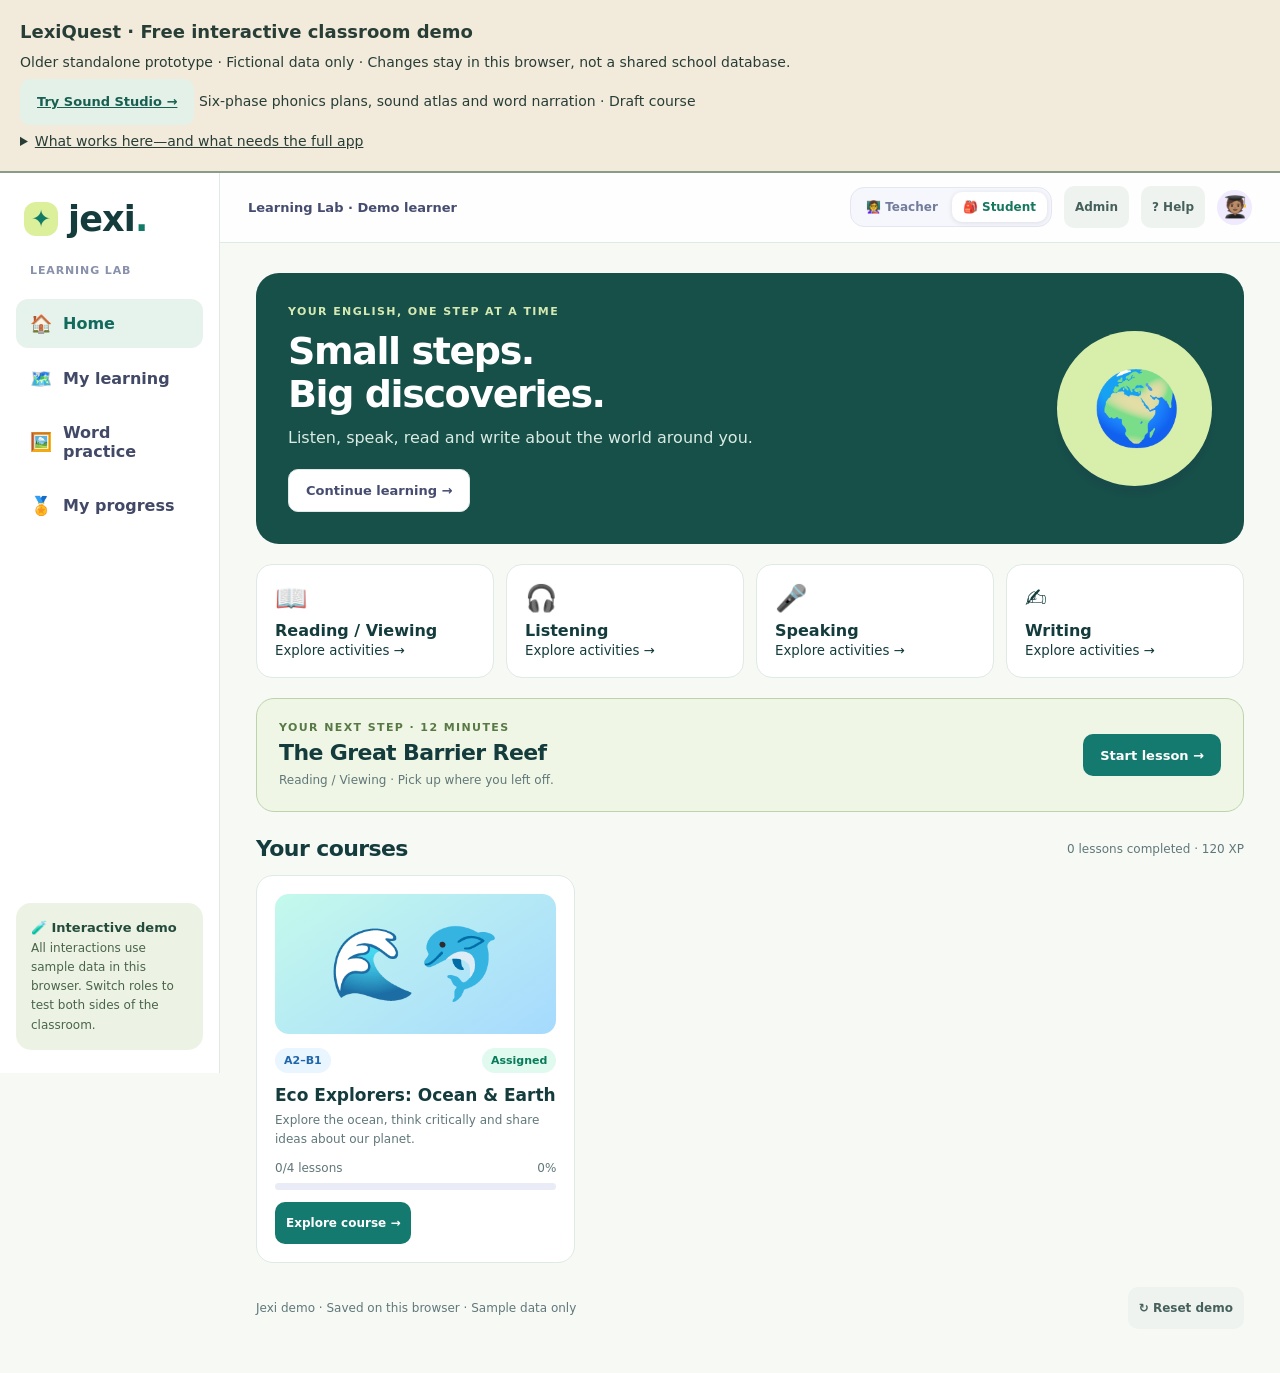
<file: index.html>
<!doctype html><html lang="en-AU"><head><meta charset="utf-8"><meta name="viewport" content="width=device-width,initial-scale=1"><title>LexiQuest · Free Classroom Demo</title><meta name="description" content="Explore a fictional LexiQuest classroom: create lessons, practise reading and review sample work. Browser-only educational prototype."><meta http-equiv="Content-Security-Policy" content="default-src 'self'; script-src 'self' 'unsafe-inline'; style-src 'self' 'unsafe-inline'; img-src 'self' data:; connect-src 'none'; object-src 'none'; base-uri 'none'; form-action 'none'"><meta name="referrer" content="no-referrer"><link rel="icon" href="data:,"><style>
:root{--ink:#161a42;--muted:#727898;--accent:#6854ed;--lav:#f1edff;--edge:#e8eaf5;--green:#17a67b;--card:#fff;--bg:#f6f8ff;--orange:#f4a640}*{box-sizing:border-box}body{font-family:Inter,ui-sans-serif,system-ui,-apple-system,Segoe UI,Arial,sans-serif;color:var(--ink);background:var(--bg);margin:0}button,input,select,textarea{font:inherit}button{cursor:pointer}button:focus-visible,input:focus-visible,textarea:focus-visible,select:focus-visible{outline:3px solid #9889ff;outline-offset:2px}h1,h2,h3,p{margin:0}h1{font-size:clamp(25px,3vw,36px);line-height:1.14;letter-spacing:-1.2px}h2{font-size:22px;letter-spacing:-.6px}h3{font-size:16px}p{line-height:1.53}.shell{max-width:1340px;min-height:680px;margin:0 auto;display:grid;grid-template-columns:225px minmax(0,1fr);background:#f8f9fe}.sidebar{background:white;border-right:1px solid var(--edge);padding:23px 16px;display:flex;flex-direction:column;gap:22px;min-height:700px}.brand{display:flex;align-items:center;gap:10px;padding:3px 8px}.brandlogo{width:34px;height:34px;display:grid;place-items:center;border-radius:12px;background:linear-gradient(145deg,#5f51fa,#a882ff);color:white;font-weight:900;font-size:24px}.brand strong{font-size:20px;letter-spacing:-.85px}.brand span{color:var(--accent)}.tag{font-size:11px;font-weight:800;letter-spacing:.08em;color:#8991ab;text-transform:uppercase;padding:0 14px}.nav{display:flex;flex-direction:column;gap:6px}.navbtn{width:100%;border:0;background:transparent;color:#424967;border-radius:12px;text-align:left;padding:12px 13px;font-weight:650;display:flex;align-items:center;gap:11px}.navbtn span{font-size:18px}.navbtn.active{background:var(--lav);color:#5444d9}.sidefoot{margin-top:auto;border-radius:15px;padding:15px;background:linear-gradient(160deg,#edf7ff,#eeeaff);font-size:12px;line-height:1.6;color:#595c84}.sidefoot strong{font-size:13px;color:#30346c}.main{min-width:0}.topbar{height:70px;background:#fff;border-bottom:1px solid var(--edge);display:flex;align-items:center;justify-content:space-between;gap:10px;padding:12px 28px}.topname{font-weight:700;color:#464c70}.rolezone{display:flex;align-items:center;gap:12px}.switch{display:flex;gap:3px;padding:4px;border:1px solid #e4e6f3;border-radius:14px;background:#f6f7fc}.switch button{border:0;background:transparent;border-radius:10px;padding:8px 11px;font-size:12px;font-weight:800;color:#727c9b}.switch button.on{background:white;box-shadow:0 1px 5px #20224f1f;color:var(--accent)}.avatar{background:#efeafd;border-radius:50%;width:35px;height:35px;display:grid;place-items:center;font-size:21px}.content{padding:25px 28px 42px}.sub{color:var(--muted);font-size:13px;margin-top:7px}.sectionhead{display:flex;justify-content:space-between;align-items:center;gap:10px;margin:24px 0 14px}.pill{display:inline-flex;gap:5px;align-items:center;font-size:11px;font-weight:850;border-radius:999px;padding:6px 9px;background:#f0edff;color:#5e4fdb}.pill.green{background:#e1faef;color:#087b59}.pill.orange{background:#fff2d6;color:#9b640c}.pill.blue{background:#e9f5ff;color:#2166aa}.btn{border:0;border-radius:12px;background:var(--accent);color:white;font-weight:800;padding:12px 16px;font-size:13px;display:inline-flex;gap:7px;align-items:center;justify-content:center}.btn.secondary{color:#534ac6;background:#ebe8ff}.btn.ghost{color:#595c87;background:#f0f2fa}.btn.plain{background:white;color:#464c70;border:1px solid var(--edge)}.btn.green{background:#16ad82}.btn.small{padding:9px 11px;font-size:12px;border-radius:10px}.btn:disabled{opacity:.5;cursor:not-allowed}.actions{display:flex;align-items:center;gap:7px;flex-wrap:wrap}.grid{display:grid;grid-template-columns:repeat(3,minmax(0,1fr));gap:15px}.grid.two{grid-template-columns:repeat(2,minmax(0,1fr))}.card{background:white;border:1px solid var(--edge);border-radius:20px;padding:18px;box-shadow:0 6px 16px #19245707}.hero{display:grid;grid-template-columns:1fr auto;gap:16px;align-items:center;overflow:hidden;min-height:193px;padding:26px 30px;border-radius:22px;background:linear-gradient(110deg,#5446cd,#6a68fa 56%,#8c9fff);color:white;position:relative}.hero h1{max-width:520px}.hero p{color:#e9eaff;margin:10px 0 18px;max-width:480px}.hero.art{background:linear-gradient(105deg,#075e80,#2379ae 60%,#70c2d5)}.hero .scene{font-size:80px;letter-spacing:-17px;filter:drop-shadow(0 8px 2px #2023531a);padding-right:13px}.metrics{display:grid;grid-template-columns:repeat(4,minmax(0,1fr));gap:12px;margin-top:15px}.metric{padding:16px;background:white;border:1px solid var(--edge);border-radius:17px}.metric strong{display:block;font-size:24px;letter-spacing:-.8px;margin-top:8px}.metric small{font-size:12px;color:var(--muted)}.c-visual{height:122px;border-radius:14px;display:flex;justify-content:center;align-items:center;font-size:70px;gap:4px;margin-bottom:14px;overflow:hidden}.c-visual.marine{background:linear-gradient(145deg,#c4f9ec,#a6dafe)}.c-visual.city{background:linear-gradient(145deg,#ffe7bf,#fdd3e2)}.c-visual.space{background:linear-gradient(145deg,#cbd2ff,#e1c4f5)}.c-visual.jungle{background:linear-gradient(145deg,#cbf6c8,#acf1f6)}.course-card h3{font-size:17px}.course-card p{font-size:12px;color:var(--muted);margin:6px 0 13px;min-height:36px}.bar{height:7px;border-radius:9px;background:#e9ebf7;overflow:hidden}.bar span{display:block;height:100%;background:linear-gradient(90deg,#20c39a,#5ed9c2);border-radius:9px}.row{display:flex;align-items:center;justify-content:space-between;gap:12px}.stack{display:flex;flex-direction:column;gap:12px}.unit{padding:16px 18px;border-radius:17px;background:white;border:1px solid var(--edge)}.unithead{display:flex;align-items:center;justify-content:space-between;gap:10px}.lessonrow{display:flex;align-items:center;gap:12px;padding:12px 0;border-top:1px solid #eff0f8}.lessonrow:first-of-type{margin-top:10px}.glyph{width:43px;height:43px;border-radius:13px;background:#f0ecff;display:grid;place-items:center;font-size:23px;flex:none}.lessonrow .meta{flex:1;min-width:0}.meta strong{display:block;font-size:13px}.meta small{font-size:11px;color:var(--muted)}.field{display:flex;flex-direction:column;gap:5px;font-size:12px;color:#434c76;font-weight:800}.field input,.field select,.field textarea{width:100%;border:1px solid #dfe3f0;border-radius:11px;background:white;color:#182044;padding:10px 11px;min-height:41px;font-weight:500}.field textarea{min-height:110px;resize:vertical;line-height:1.55}.formgrid{display:grid;grid-template-columns:repeat(2,minmax(0,1fr));gap:13px}.field.wide{grid-column:1/-1}.notice{background:#edf8ff;border:1px solid #c9eafb;padding:12px 15px;border-radius:12px;font-size:12px;color:#2f6282;line-height:1.55}.notice.warn{background:#fff8ea;border-color:#fee7b8;color:#8c622e}.answer{width:100%;display:flex;align-items:center;gap:12px;text-align:left;border:1.5px solid #e4e6f2;background:white;padding:13px;border-radius:13px;color:#353d69;font-weight:600}.answer.active{border-color:#6854ed;background:#f2efff}.answer.done.good{border-color:#0eaa80;background:#dff9ef}.answer.done.bad{border-color:#e78b83;background:#fff0ef}.letter{width:28px;height:28px;display:grid;place-items:center;background:#f1f1f9;border-radius:9px;flex:none;font-size:12px;font-weight:900}.reading{background:#fff;border:1px solid var(--edge);border-radius:19px;padding:22px;font-size:15px;line-height:1.9;color:#3d4568}.reading p{margin-top:12px}.skilltag{font-size:11px;color:#747a95;font-weight:800}.timeline{display:flex;gap:7px;align-items:center;flex-wrap:wrap}.node{display:flex;align-items:center;gap:8px;padding:8px;border-radius:12px;background:#f6f6ff;font-size:12px;font-weight:700}.node .number{width:23px;height:23px;display:grid;place-items:center;border-radius:50%;background:#ccc7ff;color:#3f339f}.node.complete .number{background:#3ac995;color:white}.vocab{border:0;background:white;border-radius:16px;box-shadow:0 4px 12px #14234a08;padding:10px;text-align:center;min-height:145px;display:flex;flex-direction:column;align-items:center;gap:8px;color:#242e57}.vocab .pic{font-size:60px;width:100%;border-radius:12px;display:grid;place-items:center;height:95px;background:linear-gradient(145deg,#e2fbf7,#f0eaff)}.vocab strong{font-size:13px}.vocab:focus-visible{outline:3px solid #8e87ff}.choiceWords{display:grid;grid-template-columns:repeat(2,minmax(0,1fr));gap:9px}.matchwrap{display:grid;grid-template-columns:1fr 1fr;gap:18px}.matchwrap button{width:100%;margin-bottom:9px}.matchwrap .vocab{height:98px;min-height:98px}.matchwrap .vocab .pic{font-size:45px;height:65px}.matchwrap button.selected{outline:3px solid #7d6cf7;background:#efeaff}.matchwrap button.matched{opacity:.45;pointer-events:none}.feedback{padding:15px;border-radius:14px;background:#e6faf0;color:#087654;border:1px solid #c3f1d8;font-weight:700;font-size:13px}.feedback.warn{background:#fff4e9;border-color:#ffe0b8;color:#925514}.tablewrap{overflow:auto}.datatable{border-collapse:collapse;width:100%;font-size:12px}.datatable td,.datatable th{text-align:left;padding:11px;border-bottom:1px solid #edf0f7}.datatable th{color:#8891ae;font-size:11px}.blank{padding:26px;text-align:center;border-radius:17px;background:#f6f8ff;color:var(--muted);font-size:13px}.banner{padding:13px 16px;border-radius:14px;background:#fff7e9;border:1px solid #ffe4b8;color:#95682f;font-size:12px;line-height:1.55;margin-bottom:17px}.smalltext{font-size:12px;color:var(--muted)}.demoGuide{padding:13px 16px;background:#eaf9f3;color:#16684b;border-radius:14px;font-size:13px;margin-bottom:15px}.lesson-columns{grid-template-columns:minmax(0,1.1fr) minmax(0,1fr)}.showmobile{display:none}@media(max-width:900px){.lesson-columns{grid-template-columns:minmax(0,1fr)}.shell{grid-template-columns:minmax(0,1fr);width:100%;max-width:100vw}.topname{min-width:0;overflow:hidden;text-overflow:ellipsis;white-space:nowrap}.sidebar,.main,.topbar,.content{min-width:0}.sidebar{min-height:unset;padding:11px 15px;gap:8px}.sidebar .brand{display:none}.sidebar .tag,.sidebar .sidefoot{display:none}.nav{flex-direction:row;overflow-x:auto;gap:5px}.navbtn{white-space:nowrap;width:auto;padding:10px}.topbar{padding:10px 15px;height:auto;min-height:61px}.content{padding:18px 15px}.grid{grid-template-columns:repeat(2,minmax(0,1fr))}.hero{padding:21px}.hero .scene{font-size:52px}.metrics{grid-template-columns:repeat(2,minmax(0,1fr))}}@media(max-width:520px){.grid,.grid.two,.formgrid{grid-template-columns:1fr}.hero{grid-template-columns:1fr}.hero .scene{display:none}.switch button{padding:7px}.topname{font-size:12px}.content{padding:15px 12px}.metric{padding:12px}.sectionhead{align-items:flex-start}.matchwrap{gap:8px}.rolezone{gap:7px}.topbar{padding:9px}.navbtn{font-size:12px}}@media(prefers-reduced-motion:reduce){*,*:before,*:after{scroll-behavior:auto!important;animation:none!important;transition:none!important}}

:root{--ink:#153c3d;--muted:#607779;--accent:#14796e;--lav:#e1f2ec;--edge:#dfe9e5;--bg:#f4f7f3}body{background:#edf2ed}.shell{max-width:1600px;min-height:100vh;background:#f7f9f5;grid-template-columns:220px minmax(0,1fr)}.sidebar{background:#fff;position:sticky;top:0;height:100vh;min-height:0}.brand strong{font-size:35px}.brandlogo{background:#dcef9b;color:#244d42;border-radius:12px}.brand span{color:#117b67}.navbtn.active{color:#116a5b;background:#e6f3ed}.navbtn{padding:14px}.content{max-width:1250px;margin:auto;padding:30px 36px}.topbar{background:#ffffffc9}.card,.unit,.metric{box-shadow:none;border-radius:17px}.hero,.hero.art{background:#174f49;border-radius:23px;min-height:235px;padding:32px}.hero h1{font-size:38px;max-width:570px;letter-spacing:-1.4px}.hero p{color:#d9ece3}.hero .scene{background:#d8efac;border-radius:50%;width:155px;height:155px;display:grid;place-items:center;font-size:72px;letter-spacing:-17px}.btn{border-radius:10px;padding:13px 17px;min-height:42px}.btn.secondary{background:#e4f1e9;color:#175f50}.btn.ghost{background:#eff3ef;color:#46605b}.btn.green{background:#197b64}.pill{background:#e8eee1;color:#416041}.course-card{overflow:hidden}.c-visual{height:140px}.sub{font-size:14px}.answer{margin-bottom:9px}.answer.active{background:#e9f6ec;border-color:#208471}.metric strong{font-size:27px}.sidefoot{background:#edf3e4;color:#49644a}.sidefoot strong{color:#244b3c}.switch button.on{color:#16775f}.learning-next{margin:20px 0;padding:22px;border:1px solid #bdd4aa;background:#f0f6e5;border-radius:18px}.learning-next h2{margin:6px 0}.skill-grid{display:grid;grid-template-columns:repeat(4,1fr);gap:12px;margin:20px 0}.skill-card{padding:18px;border:1px solid var(--edge);border-radius:16px;background:white;text-align:left;color:var(--ink)}.skill-card b{display:block;margin-top:8px}.skill-card span{font-size:26px}.audio-panel{padding:16px;margin-top:15px;border-radius:14px;background:#edf3e8}.audio-panel select{max-width:100%}.topname{font-size:13px}.help-dialog{max-width:570px;border:0;border-radius:22px;padding:28px;box-shadow:0 20px 70px #1235}.help-dialog::backdrop{background:#132d3a80}.help-dialog li{margin:15px 0;line-height:1.5}.reading.big{font-size:20px}.admin-form{margin:20px 0}.rolezone{flex-wrap:wrap}.bread{font-size:12px;color:#647b70;margin-bottom:17px}.filter{margin:16px 0;max-width:430px}button:hover{filter:brightness(.97)}.step-label{font-size:11px;letter-spacing:1.4px;font-weight:800;color:#587945;text-transform:uppercase}@media(max-width:900px){.shell{grid-template-columns:1fr}.sidebar{position:static;height:auto}.content{padding:20px}.hero h1{font-size:30px}.skill-grid{grid-template-columns:repeat(2,1fr)}.topbar{flex-wrap:wrap}.rolezone{gap:4px}.hero .scene{width:110px;height:110px;font-size:50px}}@media(max-width:520px){.content{padding:16px}.hero{padding:23px}.hero .scene{display:none}.rolezone{width:100%;justify-content:space-between}.hero h1{font-size:28px}.row{flex-wrap:wrap}.skill-card{padding:13px}} 
</style></head><body><header class="pages-notice"><strong>LexiQuest · Free interactive classroom demo</strong><p>Older standalone prototype · Fictional data only · Changes stay in this browser, not a shared school database.</p><p><a href="phonics/" class="btn secondary">Try Sound Studio →</a> Six-phase phonics plans, sound atlas and word narration · Draft course</p><details><summary>What works here—and what needs the full app</summary><p>Try Student, Teacher and Admin modes, create lessons, complete activities, assign courses and review sample work. Role switching is a simulation, not secure sign-in.</p><p>This version does not include the newer guided-paragraph reader, Listening Lab podcasts, translated Conversation or Live Arena. Real accounts, cross-device results, live multiplayer, recording uploads and premium AI voices require the separate server-backed app.</p><p>Do not enter real student names, passwords, private articles or recordings. Device narration depends on your browser and installed voices; some device voices may use online processing. GitHub may log visits. Reset demo clears this demo's saved browser data.</p></details></header><style>.pages-notice{padding:18px max(20px,calc((100vw - 1280px)/2));background:#f2ebdc;color:#283d36;border-bottom:2px solid #8a9b87;font:14px/1.55 system-ui,sans-serif}.pages-notice strong{font-size:18px}.pages-notice p{margin:6px 0}.pages-notice summary{cursor:pointer;text-decoration:underline}.pages-notice details{max-width:1000px}.pages-notice summary:focus-visible{outline:3px solid #335e4e;outline-offset:3px}</style><div id="app"></div><script>
(()=>{
const root=document.getElementById('app');const key='jexi-learning-demo-v2';const newId=()=>Math.random().toString(36).slice(2,10);const safe=s=>String(s??'').replace(/[&<>"']/g,c=>({'&':'&amp;','<':'&lt;','>':'&gt;','"':'&quot;',"'":'&#39;'}[c]));
const strand={reading:{icon:'📖',name:'Reading / Viewing',color:'#e7e8ff'},listening:{icon:'🎧',name:'Listening',color:'#e2f6ff'},speaking:{icon:'🎤',name:'Speaking',color:'#ffe5ed'},writing:{icon:'✍️',name:'Writing',color:'#fff0d9'}};
const initial=()=>({role:'student',view:'home',courseId:'eco',editorId:null,createCourse:false,createUnit:false,lessonId:null,choice:null,submittedFeedback:'',showTranscript:false,flashIndex:0,flip:false,matchWord:null,matchDone:[],matchMessage:'',xp:120,courses:[{id:'eco',title:'Eco Explorers: Ocean & Earth',level:'A2–B1',description:'Explore the ocean, think critically and share ideas about our planet.',theme:'marine',art:'🌊🐬',published:true,assigned:true,due:'',units:[{id:'sea',title:'Discover the Blue Planet',lessons:[{id:'reef',title:'The Great Barrier Reef',strand:'reading',minutes:12,body:'The Great Barrier Reef is off the coast of Queensland, Australia. It is home to thousands of different marine animals. Coral reefs provide food and shelter for fish and other sea creatures. However, pollution and rising sea temperatures can damage coral. Communities and scientists are working together to protect this important habitat.',question:'Why is the Great Barrier Reef important to sea animals?',options:['It provides food and shelter.','It makes the ocean colder.','It contains many roads.','It prevents all storms.'],answer:0,source:'Teacher-written sample'},{id:'listen',title:'Ocean News: Listen & Respond',strand:'listening',minutes:8,body:'Good morning, this is Ocean News. A group of local students helped clean a beach on Saturday. They collected plastic bottles and bags. The students hope to protect turtles and seabirds. They plan to return next month with more volunteers.',question:'What did the students collect?',options:['Plastic bottles and bags.','Books and computers.','Shells for a museum.','Fish for dinner.'],answer:0,source:'Teacher-written sample'}]},{id:'voices',title:'Speak Up for Our World',lessons:[{id:'speak',title:'Pitch an Ocean Solution',strand:'speaking',minutes:10,body:'Imagine your school wants to reduce plastic waste. Prepare a one-minute spoken recommendation. Say what should change, give two reasons and explain how students can help. Practise aloud with a partner or teacher.',question:'What would you recommend to reduce plastic waste?',options:[],answer:0,source:'Teacher-written sample'},{id:'write',title:'Write a Persuasive Message',strand:'writing',minutes:15,body:'Write 80–120 words to persuade a friend to protect marine life. Include your main idea, at least two reasons, an example and a concluding sentence.',question:'Write your message below.',options:[],answer:0,source:'Teacher-written sample'}]}]},{id:'town',title:'Everyday English: Around Town',level:'A1–A2',description:'Public transport, asking for directions and everyday communication.',theme:'city',art:'🚆🏙️',published:false,assigned:false,due:'',units:[{id:'townu',title:'Finding Your Way',lessons:[{id:'transport',title:'Read a Transport Notice',strand:'reading',minutes:8,body:'The city bus leaves the station at 8:30 in the morning. Please wait behind the yellow line. Tickets are available at the machine. Ask the driver if you need help.',question:'Where can passengers buy tickets?',options:['At the ticket machine.','Inside a supermarket.','On a school desk.','At the swimming pool.'],answer:0,source:'Teacher-written sample'}]}]}],results:[],vocabSeen:[],feedback:null});
let s=initial();try{const x=JSON.parse(localStorage.getItem(key));if(x&&Array.isArray(x.courses)){s={...initial(),...x,role:'student',view:'home',choice:null,editorId:null}}}catch{}
const store=()=>{try{localStorage.setItem(key,JSON.stringify({...s,choice:null,editorId:null,createCourse:false,createUnit:false,submittedFeedback:''}))}catch{}};
const activeCourse=()=>s.courses.find(x=>x.id===s.courseId)||s.courses[0];const flat=c=>c.units.flatMap(u=>u.lessons.map(l=>({...l,unitId:u.id,unitTitle:u.title})));const activeLesson=()=>s.courses.flatMap(flat).find(l=>l.id===s.lessonId);const rFor=id=>s.results.find(r=>r.lessonId===id);const countLessons=()=>s.courses.reduce((sum,c)=>sum+flat(c).length,0);const assigned=()=>s.courses.filter(c=>c.assigned&&c.published);const doneCount=()=>s.results.filter(r=>r.kind==='quiz'||r.kind==='submission').length;
const pill=(x,cls='')=>`<span class="pill ${cls}">${x}</span>`;
let navItems=()=>s.role==='teacher'?[['dashboard','🏠','Overview'],['courses','🧩','Course Studio'],['assign','📬','Assignments'],['reports','📊','Reports'],['vocab','🖼️','Visual Words']]:[['home','🏠','My Home'],['mycourses','🗺️','My Courses'],['vocab','🖼️','Picture Lab'],['progress','🏅','My Progress']];
function render(){store();root.innerHTML=`<div class="shell"><aside class="sidebar"><div class="brand"><span class="brandlogo">✦</span><strong>jexi<span>.</span></strong></div><div class="tag">${s.role==='teacher'?'Teacher studio':'Student adventure'}</div><nav class="nav" aria-label="Primary">${navItems().map(([id,icon,label])=>`<button class="navbtn ${s.view===id?'active':''}" data-action="nav" data-id="${id}"><span aria-hidden="true">${icon}</span>${label}</button>`).join('')}</nav><div class="sidefoot"><strong>🧪 Interactive demo</strong><div>All interactions use sample data in this browser. Switch roles to test both sides of the classroom.</div></div></aside><main class="main"><header class="topbar"><span class="topname">${s.role==='teacher'?'🏫 Year 9 EAL/D · Demo class':'✨ Your learning adventure'}</span><div class="rolezone"><div class="switch" aria-label="Switch demo role"><button class="${s.role==='teacher'?'on':''}" data-action="role" data-id="teacher">👩‍🏫 Teacher</button><button class="${s.role==='student'?'on':''}" data-action="role" data-id="student">🎒 Student</button></div><button class="btn ghost small" data-action="role" data-id="admin">Admin</button><button class="btn ghost small" data-action="help">? Help</button><span class="avatar" aria-hidden="true">${s.role==='teacher'?'👩🏽‍🏫':'🧑🏽‍🎓'}</span></div></header><div class="content">${page()}<div class="sectionhead"><small class="smalltext">LexiQuest interactive prototype · Not connected to real student accounts</small><button class="btn ghost small" data-action="reset">↻ Reset demo</button></div></div></main></div>`}
function page(){if(s.editorId!==null&&s.role==='teacher')return editor();if(s.lessonId!==null&&s.role==='student')return player();return s.role==='admin'?adminPage():s.role==='teacher'?({dashboard:teacherHome,courses:teacherCourses,assign:teacherAssign,reports:teacherReports,vocab:teacherVocab}[s.view]||teacherCourses)():({home:studentHome,mycourses:studentCourses,vocab:studentVocab,progress:studentProgress}[s.view]||studentHome)()}
function teacherHome(){return `<div class="hero"><div><h1>Build lessons that come alive.</h1><p>Turn real topics into reading, listening, speaking and writing missions—then see every learner's progress.</p><button class="btn plain" data-action="nav" data-id="courses">Open Course Studio →</button></div><div class="scene" aria-hidden="true">📘✨🎨</div></div><div class="metrics"><div class="metric"><small>Courses</small><strong>${s.courses.length}</strong></div><div class="metric"><small>Lessons</small><strong>${countLessons()}</strong></div><div class="metric"><small>Assigned</small><strong>${assigned().length}</strong></div><div class="metric"><small>Student submissions</small><strong>${s.results.filter(r=>r.kind!=='picture').length}</strong></div></div><div class="sectionhead"><h2>Quick start</h2></div><div class="grid"><div class="card"><div class="glyph">🧩</div><h3>Build a course</h3><p class="sub">Create units and import or write lessons.</p><button class="btn secondary small" data-action="nav" data-id="courses">Design a course</button></div><div class="card"><div class="glyph">📬</div><h3>Assign a course</h3><p class="sub">Publish a learning journey to your class.</p><button class="btn secondary small" data-action="nav" data-id="assign">Set assignments</button></div><div class="card"><div class="glyph">📊</div><h3>Assess learning</h3><p class="sub">Review quiz scores and teacher-marked work.</p><button class="btn secondary small" data-action="nav" data-id="reports">Open reports</button></div></div>`}
function courseTile(c,student=false){const count=flat(c).length;const complete=flat(c).filter(l=>!!rFor(l.id)).length;const prog=count?Math.round(complete/count*100):0;return `<div class="card course-card"><div class="c-visual ${safe(c.theme)}" aria-hidden="true">${safe(c.art)}</div><div class="row">${pill(safe(c.level),'blue')}${pill(c.assigned?'Assigned':c.published?'Published':'Draft',c.assigned?'green':'orange')}</div><h3 style="margin-top:12px">${safe(c.title)}</h3><p>${safe(c.description)}</p>${student?`<div class="row"><small class="smalltext">${complete}/${count} lessons</small><small class="smalltext">${prog}%</small></div><div class="bar" style="margin:8px 0 12px"><span style="width:${prog}%"></span></div>`:`<p class="smalltext" style="min-height:0">${c.units.length} units · ${count} lessons</p>`}<button class="btn ${student?'':'secondary'} small" data-action="${student?'openstudent':'opencourse'}" data-id="${safe(c.id)}">${student?'Explore course':'Edit course'} →</button></div>`}
function teacherCourses(){const c=activeCourse();return `<div class="row" style="flex-wrap:wrap"><div><h1>Course Studio</h1><p class="sub">Plan a complete, four-strand English learning journey.</p></div><button class="btn" data-action="togglecreate">＋ New course</button></div>${s.createCourse?`<section class="card" style="margin-top:18px"><h3>Create a course</h3><div class="formgrid" style="margin-top:15px"><label class="field">Course title<input id="courseTitle" placeholder="e.g. English for Everyday Life"></label><label class="field">Target level<select id="courseLevel"><option>A1–A2</option><option selected>A2–B1</option><option>B1–B2</option></select></label><label class="field wide">Brief description<input id="courseDesc" placeholder="What will learners achieve?"></label></div><div class="actions" style="margin-top:14px"><button class="btn" data-action="createcourse">Create course</button><button class="btn ghost" data-action="togglecreate">Cancel</button></div></section>`:''}<div class="sectionhead"><h2>Your courses</h2>${pill(s.courses.length+' total')}</div><div class="grid">${s.courses.map(c=>courseTile(c)).join('')}</div><div class="sectionhead"><h2>Editing: ${safe(c.title)}</h2><div class="actions">${pill(safe(c.level),'blue')}<button class="btn secondary small" data-action="newunit">＋ Add unit</button><button class="btn ${c.assigned?'ghost':'green'} small" data-action="assigncourse" data-id="${safe(c.id)}">${c.assigned?'Assigned ✓':'Publish & assign'}</button></div></div>${s.createUnit?`<div class="card" style="margin-bottom:13px"><label class="field">Unit title<input id="unitTitle" placeholder="e.g. Tell Your Story"></label><div class="actions" style="margin-top:10px"><button class="btn small" data-action="saveunit">Add unit</button><button class="btn ghost small" data-action="newunit">Cancel</button></div></div>`:''}<div class="stack">${c.units.map((u,i)=>`<div class="unit"><div class="unithead"><div><h3>Unit ${i+1} · ${safe(u.title)}</h3><p class="smalltext">${u.lessons.length} lesson${u.lessons.length!==1?'s':''}</p></div><button class="btn secondary small" data-action="newlesson" data-id="${safe(u.id)}">＋ Lesson</button></div>${u.lessons.map(l=>lessonRow(l,true)).join('')||'<p class="smalltext" style="margin-top:10px">Add the first lesson to this unit.</p>'}</div>`).join('')||'<div class="blank">Create a unit to start building lessons.</div>'}</div>`}
function lessonRow(l,teacher=false){const t=strand[l.strand]||strand.reading;const result=rFor(l.id);return `<div class="lessonrow"><div class="glyph" style="background:${t.color}">${t.icon}</div><div class="meta"><strong>${safe(l.title)}</strong><small>${t.name} · ${l.minutes||10} min${result?' · Completed ✓':''}</small></div>${teacher?`<button class="btn ghost small" data-action="editlesson" data-id="${safe(l.id)}">Edit →</button>`:`<button class="btn small ${result?'secondary':''}" data-action="startlesson" data-id="${safe(l.id)}">${result?'Review':'Start'} →</button>`}</div>`}
function teacherAssign(){return `<h1>Assign courses</h1><p class="sub">Publish a complete sequence of lessons to Year 9 EAL/D.</p><div class="banner" style="margin-top:18px">Assignment settings in this demo apply to the demonstration class. This demo uses one shared practice learner. Admin rosters are examples and do not create real accounts.</div><div class="stack">${s.courses.map(c=>`<div class="card"><div class="row" style="flex-wrap:wrap"><div><h3>${safe(c.art)} ${safe(c.title)}</h3><p class="sub">${flat(c).length} lessons · ${safe(c.level)} · ${c.assigned?'Visible to the student':'Not yet assigned'}</p></div>${pill(c.assigned?'Live in student view':'Draft',c.assigned?'green':'orange')}</div><div class="actions" style="margin-top:14px"><label class="field">Optional due date<input type="date" id="due-${safe(c.id)}" value="${safe(c.due||'')}"></label><button class="btn small ${c.assigned?'ghost':'green'}" data-action="assigncourse" data-id="${safe(c.id)}">${c.assigned?'Unassign course':'Publish & assign'}</button></div></div>`).join('')}</div>`}
function teacherReports(){const rr=s.results.filter(r=>r.kind!=='picture');const pending=rr.filter(r=>r.kind==='submission'&&!r.mark);const scored=rr.filter(r=>r.kind==='quiz');const pct=scored.length?Math.round(scored.reduce((a,r)=>a+r.score,0)/scored.length):0;return `<h1>Teacher reports</h1><p class="sub">One demonstration learner · class-scoped course evidence.</p><div class="metrics"><div class="metric"><small>Lesson attempts</small><strong>${rr.length}</strong></div><div class="metric"><small>Quiz accuracy</small><strong>${pct}%</strong></div><div class="metric"><small>Awaiting feedback</small><strong>${pending.length}</strong></div><div class="metric"><small>Picture practice</small><strong>${s.results.filter(r=>r.kind==='picture').length}</strong></div></div><div class="sectionhead"><h2>Student work and assessment</h2></div>${rr.length?rr.map(r=>{const l=s.courses.flatMap(flat).find(x=>x.id===r.lessonId);return `<div class="card" style="margin-bottom:12px"><div class="row"><div><h3>${strand[l?.strand]?.icon||'📖'} ${safe(l?.title||'Lesson')}</h3><p class="sub">${r.kind==='quiz'?'Auto-scored quiz · '+r.score+'%':'Submitted work · '+(r.mark?'Teacher marked':'Needs teacher feedback')}</p></div>${pill(r.kind==='quiz'?r.score+'%':r.mark||'Pending',r.kind==='quiz'||r.mark==='Achieved'?'green':'orange')}</div>${r.kind==='submission'?`<p style="font-size:13px;margin-top:13px;padding:13px;border-radius:12px;background:#f6f7ff;white-space:pre-wrap">${safe(r.text)}</p><label class="field" style="margin-top:12px">Teacher judgement<select id="mark-${safe(r.lessonId)}">${['Achieved','Developing','Needs support'].map(v=>`<option ${r.mark===v?'selected':''}>${v}</option>`).join('')}</select></label><label class="field" style="margin-top:10px">Evidence note<input id="note-${safe(r.lessonId)}" placeholder="Strengths, next steps, oral observation ..." value="${safe(r.note||'')}"></label><div class="actions" style="margin-top:12px"><button class="btn small" data-action="mark" data-id="${safe(r.lessonId)}">Save teacher judgement</button></div>${l?.strand==='speaking'?`<div class="notice warn" style="margin-top:10px">Typed reflection alone is not evidence of spoken language. Observe the oral task before marking speaking proficiency.</div>`:''}`:`<p class="smalltext" style="margin-top:10px">Selected: ${safe(l?.options[r.choice]||'')} · Correct: ${safe(l?.options[l?.answer]||'')} · ${r.score===100?'Correct':'Needs support'}</p>`}</div>`}).join(''):'<div class="blank">No student work yet. Switch to Student, complete a lesson, then return here to review it.</div>'}`}
const words=[['ocean','🌊','a very large area of salt water'],['habitat','🌳','the natural home of an animal or plant'],['coral','🪸','a sea animal that forms colourful reefs'],['protect','🛡️','to keep someone or something safe']];
function teacherVocab(){return `<h1>Visual Word Bank</h1><p class="sub">Teacher-approved visual cues help learners connect words with meaning.</p><div class="notice" style="margin:18px 0">This chat demo includes curated illustrations and student picture practice. These visual cues are included in this demo; custom uploads are not enabled.</div><div class="grid">${words.map(([w,im,meaning])=>`<div class="card"><div class="c-visual marine" style="font-size:61px">${im}</div><h3>${w}</h3><p class="sub">${meaning}</p>${pill('✓ Demo approved','green')}</div>`).join('')}</div>`}
function editor(){const c=activeCourse();const old=flat(c).find(l=>l.id===s.editorId);const isNew=!old;const l=old||{title:'',strand:'reading',minutes:10,body:'',question:'',options:['','','',''],answer:0,source:''};return `<div class="row"><div><h1>${isNew?'Create a lesson':'Edit lesson'}</h1><p class="sub">${safe(c.title)} · ${isNew?'New activity':'Teacher review & customization'}</p></div><button class="btn ghost" data-action="closeeditor">← Back to course</button></div><div class="notice" style="margin:18px 0">Paste article text, adapt it for your students, and review the question and answer key. URL retrieval and AI-generated drafts require the full backend; this in-chat editor stores pasted text only.</div><div class="card"><div class="formgrid"><label class="field">Lesson title<input id="edTitle" value="${safe(l.title)}" placeholder="e.g. Explore Perth Beaches"></label><label class="field">Language strand<select id="edStrand">${Object.entries(strand).map(([k,v])=>`<option value="${k}" ${l.strand===k?'selected':''}>${v.name}</option>`).join('')}</select></label><label class="field">Duration (minutes)<input id="edMinutes" type="number" min="1" max="120" value="${l.minutes}"></label><label class="field">Source URL (citation only in chat demo)<input id="edSource" placeholder="https://example.edu/article" value="${safe(l.source==='Teacher-written sample'?'':l.source)}"></label><label class="field wide">Lesson text / pasted article / speaking prompt<textarea id="edBody" style="min-height:185px" placeholder="Paste an article, transcript, speech prompt or writing instructions ...">${safe(l.body)}</textarea></label></div><div class="actions" style="margin:12px 0 18px"><button class="btn secondary small" data-action="sample">✨ Insert model article</button><button class="btn ghost small" data-action="draftquiz">🪄 Draft comprehension question</button></div><div class="notice warn" style="margin-bottom:15px">Question drafting here uses a basic local text template, not an AI service. Teacher review is required before use. For Speaking and Writing, the question field becomes the learner's response prompt.</div><div class="formgrid"><label class="field wide">Question / task prompt<input id="edQuestion" value="${safe(l.question)}" placeholder="What is the main idea?"></label>${[0,1,2,3].map(i=>`<label class="field">Answer ${'ABCD'[i]}<input id="edOpt${i}" value="${safe(l.options[i])}" placeholder="${'Option '+(i+1)}"></label>`).join('')}<label class="field">Correct choice (Listening/Reading)<select id="edAnswer">${[0,1,2,3].map(i=>`<option value="${i}" ${l.answer===i?'selected':''}>${'ABCD'[i]}</option>`).join('')}</select></label></div><div class="actions" style="margin-top:20px"><button class="btn green" data-action="savelesson">✓ Save lesson</button><button class="btn ghost" data-action="closeeditor">Cancel</button></div><p id="formError" class="smalltext" aria-live="polite" style="margin-top:12px"></p></div>`}
function studentHome(){return `<div class="hero art"><div><h1>Your next learning adventure starts here.</h1><p>Explore real stories, practise English skills, and unlock confidence with every mission.</p><button class="btn plain" data-action="nav" data-id="mycourses">Continue your quest →</button></div><div class="scene" aria-hidden="true">🌎🚀📚</div></div><div class="metrics"><div class="metric"><small>Your XP</small><strong>⚡ ${s.xp}</strong></div><div class="metric"><small>Lessons finished</small><strong>${doneCount()}</strong></div><div class="metric"><small>Active courses</small><strong>${assigned().length}</strong></div><div class="metric"><small>Picture words known</small><strong>${s.vocabSeen.length}</strong></div></div><div class="sectionhead"><h2>Your learning worlds</h2></div><div class="grid">${assigned().map(c=>courseTile(c,true)).join('')||'<div class="blank">Your teacher has not assigned a course yet.</div>'}<div class="card course-card"><div class="c-visual jungle" aria-hidden="true">🧠🎴</div>${pill('Practice','green')}<h3 style="margin-top:12px">Picture Word Lab</h3><p>Learn vocabulary using illustrations and a matching challenge.</p><button class="btn secondary small" data-action="nav" data-id="vocab">Play a game →</button></div></div>`}
function studentCourses(){return `<h1>My learning paths</h1><p class="sub">Complete lessons in all four English language strands.</p>${assigned().length?`<div class="grid" style="margin-top:18px">${assigned().map(c=>courseTile(c,true)).join('')}</div>`:'<div class="blank" style="margin-top:18px">No course assigned. Switch to the Teacher view and publish one.</div>'}${s.courseId&&assigned().some(c=>c.id===s.courseId)?studentCourseDetail(activeCourse()):''}`}
function studentCourseDetail(c){const ls=flat(c);return `<div class="sectionhead"><h2>🗺️ ${safe(c.title)} · Journey</h2>${pill(ls.filter(l=>rFor(l.id)).length+'/'+ls.length+' finished','green')}</div><div class="timeline" style="margin-bottom:15px">${ls.map((l,i)=>`<span class="node ${rFor(l.id)?'complete':''}"><span class="number">${rFor(l.id)?'✓':i+1}</span>${strand[l.strand]?.icon} ${safe(l.title)}</span>`).join('')}</div><div class="stack">${c.units.map((u,i)=>`<div class="unit"><div class="unithead"><h3>Unit ${i+1} · ${safe(u.title)}</h3>${pill(u.lessons.length+' lessons')}</div>${u.lessons.map(l=>lessonRow(l)).join('')}</div>`).join('')}</div>`}
function player(){const l=activeLesson();if(!l)return `<div class="blank">Lesson not found. <button class="btn" data-action="closeplayer">Back</button></div>`;const r=rFor(l.id);const quiz=['reading','listening'].includes(l.strand);const done=!!r;return `<div class="row" style="margin-bottom:16px"><div><div class="actions" style="margin-bottom:8px">${pill(strand[l.strand].icon+' '+strand[l.strand].name,'blue')}${pill((l.minutes||10)+' min')}</div><h1>${safe(l.title)}</h1><p class="sub">Learn · Practise · Get feedback</p></div><button class="btn ghost" data-action="closeplayer">← My courses</button></div><div class="grid two lesson-columns"><section><div class="reading"><div style="font-size:35px">${strand[l.strand].icon} ${l.strand==='reading'?'🌊':l.strand==='listening'?'📻':l.strand==='speaking'?'💬':'📝'}</div><h2 style="margin-top:10px">${l.strand==='listening'?'Listen to the story':l.strand==='reading'?'Read this passage':'Your task'}</h2>${l.strand==='listening'?`<div class="actions" style="margin-top:13px"><button class="btn small" data-action="speak">▶ Play audio</button><button class="btn ghost small" data-action="transcript">${s.showTranscript?'Hide':'Show'} transcript</button></div>${s.showTranscript?`<p>${safe(l.body)}</p>`:`<p class="smalltext">Listen first, then answer the question. Use the transcript if you need reading support.</p>`}`:`<p>${safe(l.body)}</p>`}</div><div class="notice" style="margin-top:12px">💡 ${l.strand==='writing'?'Plan → write → reread → improve.':l.strand==='speaking'?'Practise speaking aloud. Your teacher judges spoken language from observation, not from typed notes.':l.strand==='listening'?'Listen for the main ideas and important details.':'Look for evidence in the text before choosing an answer.'}</div></section><section class="card"><div class="row"><h2>${quiz?'Check your understanding':'Your response'}</h2>${pill(quiz?'MCQ challenge':'Practice task')}</div><p style="margin:15px 0;font-size:14px;font-weight:750">${safe(l.question)}</p>${quiz?`${l.options.map((x,i)=>`<button class="answer ${s.choice===i?'active':''} ${done?'done '+(i===l.answer?'good':i===r.choice?'bad':''):''}" data-action="pick" data-id="${i}" ${done?'disabled':''}><span class="letter">${'ABCD'[i]}</span>${safe(x||'Option '+(i+1))}</button>`).join('')}${done?`<div class="feedback" style="margin-top:13px">${r.score===100?'🎉 Correct! +20 XP':'Good attempt. Review the text and try another lesson.'} · Score ${r.score}%</div>`:`<button class="btn" style="margin-top:14px;width:100%" data-action="submitquiz" ${s.choice===null?'disabled':''}>Submit answer →</button>`}`:`${done?`<div class="feedback">✓ Response submitted${r.mark?' · '+safe(r.mark):' · Awaiting teacher feedback'}</div>${r.note?`<div class="notice" style="margin-top:12px"><strong>Teacher feedback</strong><p>${safe(r.note)}</p></div>`:''}<p class="sub" style="white-space:pre-wrap">${safe(r.text)}</p>`:`<label class="field">${l.strand==='speaking'?'Optional practice notes (not a speech recording)':'Your writing'}<textarea id="studentResponse" placeholder="${l.strand==='speaking'?'List what you plan to say aloud...':'Write your response here...'}" style="min-height:150px"></textarea></label><button class="btn" data-action="submitresponse" style="margin-top:13px">Submit to teacher →</button>`}`}<div class="actions" style="margin-top:14px"><button class="btn ghost small" data-action="closeplayer">Return to course</button></div></section></div>`}
function studentVocab(){const word=words[s.flashIndex%words.length];return `<h1>Picture Word Lab</h1><p class="sub">Learn vocabulary with visuals, then test yourself with picture matching.</p><div class="grid two" style="margin-top:18px"><section class="card"><div class="row"><h2>🪄 Visual flashcards</h2>${pill((s.flashIndex%words.length+1)+' / '+words.length)}</div><button class="vocab" data-action="flip" style="min-height:245px;width:100%;margin:16px 0"><span class="pic" style="font-size:100px;height:155px">${word[1]}</span><strong style="font-size:20px">${s.flip?safe(word[2]):safe(word[0])}</strong><span class="smalltext">Tap to ${s.flip?'see the word':'reveal the meaning'}</span></button><div class="actions"><button class="btn secondary" data-action="nextcard">Next card →</button><button class="btn green" data-action="known" data-id="${safe(word[0])}">✓ I know this</button></div></section><section class="card"><div class="row"><h2>🎮 Picture matching</h2>${pill(s.matchDone.length+'/4 pairs','green')}</div><p class="sub" style="margin:10px 0 14px">Select a word on the left, then its picture on the right.</p><div class="matchwrap"><div>${['coral','habitat','protect','ocean'].map(w=>`<button class="answer ${s.matchWord===w?'selected':''} ${s.matchDone.includes(w)?'matched':''}" data-action="matchword" data-id="${w}" style="padding:10px">${safe(w)}</button>`).join('')}</div><div>${[['🛡️','protect'],['🪸','coral'],['🌊','ocean'],['🌳','habitat']].map(([em,w])=>`<button class="vocab ${s.matchDone.includes(w)?'matched':''}" data-action="matchpic" data-id="${w}"><span class="pic">${em}</span></button>`).join('')}</div></div>${s.matchMessage?`<div class="feedback ${s.matchMessage.startsWith('Try')?'warn':''}" style="margin-top:11px" role="status">${safe(s.matchMessage)}</div>`:''}<div class="actions" style="margin-top:12px"><button class="btn ghost small" data-action="resetmatch">Restart game</button></div></section></div>`}
function studentProgress(){const quiz=s.results.filter(r=>r.kind==='quiz');const avg=quiz.length?Math.round(quiz.reduce((a,r)=>a+r.score,0)/quiz.length):0;return `<h1>My progress</h1><p class="sub">Celebrate what you've practised—and see your next step.</p><div class="metrics"><div class="metric"><small>XP earned</small><strong>⚡ ${s.xp}</strong></div><div class="metric"><small>Lessons complete</small><strong>${doneCount()}</strong></div><div class="metric"><small>Quiz average</small><strong>${avg}%</strong></div><div class="metric"><small>Picture words</small><strong>${s.vocabSeen.length}</strong></div></div><div class="sectionhead"><h2>Your four English strands</h2></div><div class="grid two">${Object.entries(strand).map(([k,v])=>{const ns=s.results.filter(r=>s.courses.flatMap(flat).some(l=>l.id===r.lessonId&&l.strand===k));return `<div class="card"><div class="row"><h3>${v.icon} ${v.name}</h3>${pill(ns.length+' activities')}</div><div class="bar" style="margin-top:14px"><span style="width:${Math.min(100,ns.length*33)}%"></span></div></div>`}).join('')}</div><div class="notice" style="margin-top:17px">These are practice measures, not official CEFR or WA EAL/D proficiency ratings. Speaking requires observed oral-language evidence, and writing requires teacher judgement.</div>`}
function notice(msg,alert=false){const node=document.createElement('div');node.setAttribute('role','status');node.className='feedback '+(alert?'warn':'');node.textContent=msg;node.style.margin='10px 0';const target=root.querySelector('.content');target?.prepend(node);setTimeout(()=>node.remove(),4500)}
function get(id){return root.querySelector('#'+id)?.value||''}function editorError(msg){const n=root.querySelector('#formError');if(n){n.textContent=msg;n.style.color='#c3543e'}}
root.addEventListener('click',e=>{const el=e.target.closest('[data-action]');if(!el)return;const act=el.dataset.action,id=el.dataset.id;const c=activeCourse();if(act==='role'){s.role=id;s.view=id==='teacher'?'dashboard':id==='admin'?'people':'home';s.lessonId=null;s.editorId=null;s.choice=null;render();return}
if(act==='nav'){s.view=id;s.lessonId=null;s.editorId=null;s.createCourse=false;s.createUnit=false;render();return}
if(act==='reset'){s=initial();render();return}
if(act==='togglecreate'){s.createCourse=!s.createCourse;render();return}
if(act==='createcourse'){const title=get('courseTitle').trim();if(!title){notice('Enter a course title first.',true);return}const id=newId();const nc={id,title,level:get('courseLevel'),description:get('courseDesc')||'Custom teacher course',theme:'space',art:'🚀📘',published:false,assigned:false,due:'',units:[]};s.courses.push(nc);s.courseId=id;s.createCourse=false;render();return}
if(act==='opencourse'){s.courseId=id;s.createUnit=false;render();return}
if(act==='newunit'){s.createUnit=!s.createUnit;render();return}
if(act==='saveunit'){const title=get('unitTitle').trim();if(!title){notice('Enter a unit title.',true);return}c.units.push({id:newId(),title,lessons:[]});s.createUnit=false;render();return}
if(act==='newlesson'){s.selectedUnit=id;s.editorId='new';render();return}
if(act==='editlesson'){s.editorId=id;render();return}
if(act==='closeeditor'){s.editorId=null;render();return}
if(act==='sample'){root.querySelector('#edTitle').value='Explore Our Oceans';root.querySelector('#edBody').value='The ocean covers most of Earth. It is home to whales, fish and coral reefs. Many animals depend on clean water to survive. Plastic pollution can harm sea animals. People can help by using fewer disposable plastic products.';root.querySelector('#edQuestion').value='Why should people reduce plastic waste?';['To protect sea animals.','To make beaches dirtier.','To build more roads.','To remove all clouds.'].forEach((t,i)=>root.querySelector('#edOpt'+i).value=t);root.querySelector('#edAnswer').value='0';notice('Model text and editable question inserted. Review before assigning.');return}
if(act==='draftquiz'){const content=get('edBody').trim();if(content.length<35){editorError('Paste at least a few sentences first.');return}const sentence=content.match(/[^.!?]+[.!?]/)?.[0]?.trim()||content.slice(0,110);root.querySelector('#edQuestion').value='Which statement is supported by the text?';[sentence.slice(0,145),'The article says the opposite of its main point.','The text is only about a television programme.','Nothing in the passage concerns this topic.'].forEach((t,i)=>root.querySelector('#edOpt'+i).value=t);root.querySelector('#edAnswer').value='0';notice('Basic draft question created. Review and replace weak distractors before assigning.');return}
if(act==='savelesson'){const title=get('edTitle').trim(),body=get('edBody').trim(),q=get('edQuestion').trim(),sk=get('edStrand'),opts=[0,1,2,3].map(i=>get('edOpt'+i).trim());if(!title||!body||!q){editorError('Title, text and question/prompt are required.');return}if(['reading','listening'].includes(sk)&&opts.some(x=>!x)){editorError('Listening and reading need all four answer choices.');return}const obj={id:s.editorId==='new'?newId():s.editorId,title,strand:sk,minutes:Number(get('edMinutes'))||10,body,question:q,options:opts,answer:Number(get('edAnswer'))||0,source:get('edSource').trim()||'Teacher-authored'};if(s.editorId==='new'){const u=c.units.find(u=>u.id===s.selectedUnit)||c.units[0];if(!u){editorError('Add a unit before creating a lesson.');return}u.lessons.push(obj)}else{for(const u of c.units){const idx=u.lessons.findIndex(l=>l.id===s.editorId);if(idx>=0){u.lessons[idx]=obj;break}}}s.editorId=null;render();notice('Lesson saved. Publish and assign the course to make it visible to students.');return}
if(act==='assigncourse'){const cc=s.courses.find(x=>x.id===id);if(!cc)return;if(!cc.assigned&&flat(cc).length===0){notice('Create at least one lesson before assigning.',true);return}cc.assigned=!cc.assigned;cc.published=cc.assigned||cc.published;cc.due=get('due-'+cc.id)||cc.due||'';render();return}
if(act==='openstudent'){s.courseId=id;s.view='mycourses';render();return}
if(act==='startlesson'){s.lessonId=id;s.choice=null;s.showTranscript=false;render();return}
if(act==='closeplayer'){s.lessonId=null;s.choice=null;s.view='mycourses';render();return}
if(act==='pick'){if(rFor(s.lessonId))return;s.choice=Number(id);render();return}
if(act==='submitquiz'){const l=activeLesson();if(!l||s.choice===null||rFor(l.id))return;const score=s.choice===l.answer?100:0;s.results.push({lessonId:l.id,kind:'quiz',score,choice:s.choice});s.xp+=score===100?20:5;render();return}
if(act==='submitresponse'){const l=activeLesson(),val=get('studentResponse').trim();if(!l||rFor(l.id))return;if(val.length<10){notice('Please add a little more to your response or practice plan.',true);return}s.results.push({lessonId:l.id,kind:'submission',text:val,mark:null,note:''});s.xp+=15;render();return}
if(act==='transcript'){s.showTranscript=!s.showTranscript;render();return}
if(act==='speak'){const l=activeLesson();if('speechSynthesis' in window&&l){speechSynthesis.cancel();const ut=new SpeechSynthesisUtterance(l.body);ut.rate=.88;ut.lang='en-AU';speechSynthesis.speak(ut);notice('Audio playback started.')}else{notice('Speech playback is unavailable in this browser. Use Show transcript.',true)}return}
if(act==='mark'){const r=rFor(id);if(!r||r.kind!=='submission')return;r.mark=get('mark-'+id);r.note=get('note-'+id);render();notice('Teacher judgement saved.');return}
if(act==='flip'){s.flip=!s.flip;render();return}
if(act==='nextcard'){s.flashIndex=(s.flashIndex+1)%words.length;s.flip=false;render();return}
if(act==='known'){if(!s.vocabSeen.includes(id)){s.vocabSeen.push(id);s.xp+=3}s.flashIndex=(s.flashIndex+1)%words.length;s.flip=false;render();return}
if(act==='matchword'){if(s.matchDone.includes(id))return;s.matchWord=id;s.matchMessage='';render();return}
if(act==='matchpic'){if(!s.matchWord||s.matchDone.includes(id))return;if(s.matchWord===id){s.matchDone.push(id);s.xp+=5;s.matchMessage=s.matchDone.length===4?'🏆 All four matched! You earned 20 XP.':'✓ Great match! Keep going.';s.results.push({kind:'picture',word:id})}else{s.matchMessage='Try again! Look closely at the picture.'}s.matchWord=null;render();return}
if(act==='resetmatch'){s.matchWord=null;s.matchDone=[];s.matchMessage='';render();return}
});

// Jexi navigation and classroom demo enhancements.
s.people=s.people||[{id:'p1',name:'Alex Morgan',type:'Teacher',group:'Year 9 EAL/D',active:true},{id:'p2',name:'Sam Taylor',type:'Student',group:'Year 9 EAL/D',active:true}];
s.classes=s.classes||['Year 9 EAL/D'];s.audio=s.audio||{voice:'',rate:'1'};
const oldNav=navItems;
navItems=()=>s.role==='admin'?[['people','👥','People'],['classes','🏫','Classrooms']]:oldNav().map(x=>[x[0],x[1],({dashboard:'Home',courses:'Courses & lessons',assign:'Assign work',reports:'Review work',vocab:'Word practice',home:'Home',mycourses:'My learning',progress:'My progress'})[x[0]]||x[2]]);
function adminPage(){return `<h1>${s.view==='classes'?'Classrooms':'School people'}</h1><p class="sub">Manage sample rosters. Role switching is for testing, not secure authentication.</p><div class="metrics"><div class="metric"><small>Teachers</small><strong>${s.people.filter(p=>p.type==='Teacher'&&p.active).length}</strong></div><div class="metric"><small>Students</small><strong>${s.people.filter(p=>p.type==='Student'&&p.active).length}</strong></div><div class="metric"><small>Classrooms</small><strong>${s.classes.length}</strong></div><div class="metric"><small>Courses</small><strong>${s.courses.length}</strong></div></div>${s.view==='classes'?`<section class="card admin-form"><label class="field">New classroom name<input id="className" placeholder="e.g. Year 8 English"></label><button class="btn" style="margin-top:12px" data-action="addclass">Add classroom</button></section><div class="grid">${s.classes.map(c=>`<div class="card"><div class="glyph">🏫</div><h3 style="margin-top:15px">${safe(c)}</h3><p class="sub">${s.people.filter(p=>p.group===c&&p.active).length} active people</p></div>`).join('')}</div>`:`<section class="card admin-form"><h2>Add a person</h2><div class="formgrid" style="margin-top:16px"><label class="field">Name<input id="personName" placeholder="Enter a sample name"></label><label class="field">Role<select id="personType"><option>Student</option><option>Teacher</option></select></label><label class="field">Classroom<select id="personClass">${s.classes.map(c=>`<option>${safe(c)}</option>`).join('')}</select></label></div><button class="btn" style="margin-top:16px" data-action="addperson">Add person</button></section><div class="card tablewrap"><table class="datatable"><thead><tr><th>Name</th><th>Role</th><th>Classroom</th><th>Status</th><th>Action</th></tr></thead><tbody>${s.people.map(p=>`<tr><td>${safe(p.name)}</td><td>${p.type}</td><td>${safe(p.group)}</td><td>${p.active?'Active':'Archived'}</td><td><button class="btn ghost small" data-action="archiveperson" data-id="${p.id}">${p.active?'Archive':'Restore'}</button></td></tr>`).join('')}</tbody></table></div>`}`}
const oldHome=studentHome;
studentHome=()=>{const next=assigned().flatMap(flat).find(l=>!rFor(l.id));return `<div class="hero art"><div><div class="step-label" style="color:#d5eab3;margin-bottom:12px">YOUR ENGLISH, ONE STEP AT A TIME</div><h1>Small steps.<br>Big discoveries.</h1><p>Listen, speak, read and write about the world around you.</p><button class="btn plain" data-action="${next?'startlesson':'nav'}" data-id="${next?next.id:'mycourses'}">${next?'Continue learning':'Explore my courses'} →</button></div><div class="scene" aria-hidden="true">🌍</div></div><div class="skill-grid">${Object.entries(strand).map(([id,x])=>`<button class="skill-card" data-action="skillpath" data-id="${id}"><span>${x.icon}</span><b>${x.name}</b><small>Explore activities →</small></button>`).join('')}</div>${next?`<div class="learning-next row"><div><div class="step-label">Your next step · ${next.minutes} minutes</div><h2>${safe(next.title)}</h2><p class="smalltext">${strand[next.strand].name} · Pick up where you left off.</p></div><button class="btn" data-action="startlesson" data-id="${next.id}">Start lesson →</button></div>`:'<div class="feedback">You’ve completed all assigned lessons. Visit Word practice or review your feedback.</div>'}<div class="sectionhead"><h2>Your courses</h2><span class="smalltext">${doneCount()} lessons completed · ${s.xp} XP</span></div><div class="grid">${assigned().map(c=>courseTile(c,true)).join('')}</div>`};
const originalRender=render;
render=()=>{s.people=s.people||[];s.classes=s.classes||['Year 9 EAL/D'];s.audio=s.audio||{voice:'',rate:'1'};originalRender();const nav=root.querySelectorAll('.navbtn');nav.forEach(n=>{if(n.classList.contains('active'))n.setAttribute('aria-current','page')});const top=root.querySelector('.topname');top.textContent=s.role==='student'?'Learning Lab · Demo learner':s.role==='admin'?'School administration · Demo':'Teacher workspace · Year 9 EAL/D';root.querySelector('.tag').textContent=s.role==='admin'?'School admin':s.role==='teacher'?'Teacher workspace':'Learning Lab';const footer=root.querySelector('.content > .sectionhead:last-child small');if(footer)footer.textContent='Jexi demo · Saved on this browser · Sample data only';if(s.role==='teacher'&&s.view==='reports')root.querySelector('h1')?.insertAdjacentHTML('afterend','<button class="btn secondary small" style="margin-top:12px" data-action="export">Export evidence CSV ↓</button>');if(s.lessonId&&s.role==='student'){const l=activeLesson();const panel=root.querySelector('.reading');if(panel&&l){panel.insertAdjacentHTML('beforeend',`<div class="audio-panel"><strong>Read aloud</strong><p class="smalltext">Device voices · availability depends on your browser</p><div class="formgrid" style="margin:12px 0"><label class="field">Voice<select id="audioVoice"></select></label><label class="field">Speed<select id="audioRate">${['0.65','0.85','1','1.2'].map(v=>`<option ${s.audio.rate===v?'selected':''}>${v}</option>`).join('')}</select></label></div><div class="actions"><button class="btn small" data-action="audioPlay">▶ Play</button><button class="btn ghost small" data-action="audioPause">Pause / resume</button><button class="btn ghost small" data-action="audioStop">Stop</button><button class="btn ghost small" data-action="larger">Aa Text size</button></div><p id="audioStatus" class="smalltext" aria-live="polite" style="margin-top:10px">Ready to listen</p></div>`);fillVoices();const response=root.querySelector('#studentResponse');if(response)response.value=s.drafts?.[l.id]||'';const r=rFor(l.id);if(r){const ls=assigned().flatMap(flat),next=ls.find(x=>!rFor(x.id));root.querySelector('.lesson-columns > section:last-child')?.insertAdjacentHTML('beforeend',`<button class="btn" style="margin-top:16px" data-action="${next?'startlesson':'nav'}" data-id="${next?next.id:'progress'}">${next?'Next lesson':'View my progress'} →</button>`)}}}if(s.role==='teacher'&&s.view==='courses'&&s.editorId===null){root.querySelector('h1')?.insertAdjacentHTML('afterend','<label class="field filter">Find a course<input id="courseSearch" placeholder="Search by course name…"></label>')} };
function fillVoices(){const sel=root.querySelector('#audioVoice');if(!sel)return;const voices=window.speechSynthesis?.getVoices()||[];sel.innerHTML='<option value="">Best available device English</option>'+voices.filter(v=>v.lang.startsWith('en')&&!/^(Albert|Bad News|Bahh|Bells|Boing|Bubbles|Cellos|Good News|Jester|Junior|Organ|Ralph|Superstar|Trinoids|Whisper|Wobble|Zarvox)$/i.test(v.name)).sort((first,second)=>Number(second.lang==='en-AU')-Number(first.lang==='en-AU')||first.name.localeCompare(second.name)).map(v=>`<option value="${safe(v.voiceURI)}" ${v.voiceURI===s.audio.voice?'selected':''}>${safe(v.name)} · ${safe(v.lang)}</option>`).join('')}
if(window.speechSynthesis)speechSynthesis.addEventListener('voiceschanged',fillVoices);
root.addEventListener('input',e=>{if(e.target.id==='studentResponse'){s.drafts=s.drafts||{};s.drafts[s.lessonId]=e.target.value;store()}if(e.target.id==='courseSearch'){root.querySelectorAll('.course-card').forEach(c=>c.hidden=!c.textContent.toLowerCase().includes(e.target.value.toLowerCase()))}});
root.addEventListener('click',e=>{const b=e.target.closest('[data-action]');if(!b)return;const a=b.dataset.action,id=b.dataset.id;
if(['nav','role','startlesson','closeplayer','reset'].includes(a))window.speechSynthesis?.cancel();
if(a==='reset'){e.stopImmediatePropagation();if(confirm('Reset courses, responses and sample rosters in this demo?')){localStorage.removeItem(key);location.reload()}return}
if(a==='skillpath'){e.stopImmediatePropagation();const l=assigned().flatMap(flat).find(l=>l.strand===id&&!rFor(l.id))||assigned().flatMap(flat).find(l=>l.strand===id);if(l){s.lessonId=l.id;s.choice=null;render()}else notice('No assigned activity in this strand yet. Ask your teacher to add one.');return}
if(a==='help'){e.stopImmediatePropagation();const d=document.createElement('dialog');d.className='help-dialog';d.innerHTML='<h2>Try a complete classroom journey</h2><ol><li><strong>Student:</strong> start a reading lesson, choose an answer and submit it.</li><li>Open Writing and submit a short response.</li><li><strong>Teacher → Review work:</strong> mark the response and add feedback.</li><li>Switch back to Student to see that feedback.</li><li><strong>Teacher → Courses & lessons:</strong> create a course, add a unit and lesson, then assign it.</li><li><strong>Admin:</strong> add sample classrooms and people.</li></ol><p class="smalltext">Progress stays in this browser. Audio uses device speech voices. No real accounts, cloud sync or AI marking are connected.</p><button class="btn" style="margin-top:18px">Got it</button>';root.append(d);d.querySelector('button').onclick=()=>d.close();d.onclose=()=>d.remove();d.showModal();return}
if(a==='addclass'){const n=get('className').trim();if(!n)return notice('Enter a classroom name.',true);if(s.classes.includes(n))return notice('This classroom already exists.',true);s.classes.push(n);render();notice('Classroom added.');return}
if(a==='addperson'){const name=get('personName').trim();if(!name)return notice('Enter a name.',true);s.people.push({id:newId(),name,type:get('personType'),group:get('personClass'),active:true});render();notice('Sample person added.');return}
if(a==='archiveperson'){const p=s.people.find(p=>p.id===id);if(p)p.active=!p.active;render();return}
if(a==='larger'){root.querySelector('.reading')?.classList.toggle('big');return}
if(a==='speak'||a==='audioPlay'){e.stopImmediatePropagation();if(!window.speechSynthesis)return notice('Audio is unavailable. Read or show the transcript.',true);s.audio={voice:get('audioVoice'),rate:get('audioRate')||'1'};store();speechSynthesis.cancel();const u=new SpeechSynthesisUtterance(activeLesson().body);u.lang='en-AU';u.voice=speechSynthesis.getVoices().find(v=>v.voiceURI===s.audio.voice)||speechSynthesis.getVoices().find(v=>v.lang==='en-AU')||null;u.rate=Number(s.audio.rate);const status=()=>root.querySelector('#audioStatus');u.onstart=()=>{if(status())status().textContent='Playing…'};u.onend=()=>{if(status())status().textContent='Finished'};u.onerror=()=>{if(status())status().textContent='Playback stopped or unavailable. Try another voice.'};speechSynthesis.speak(u);return}
if(a==='audioPause'){if(window.speechSynthesis){speechSynthesis.paused?speechSynthesis.resume():speechSynthesis.pause();const t=root.querySelector('#audioStatus');if(t)t.textContent=speechSynthesis.paused?'Paused':'Playing…'}return}
if(a==='audioStop'){window.speechSynthesis?.cancel();const t=root.querySelector('#audioStatus');if(t)t.textContent='Stopped';return}
if(a==='export'){const rows=[['Lesson','Strand','Type','Score','Judgement','Evidence','Response'],...s.results.filter(r=>r.lessonId).map(r=>{const l=s.courses.flatMap(flat).find(l=>l.id===r.lessonId);return [l?.title,l?.strand,r.kind,r.score??'',r.mark||'',r.note||'',r.text||'']})];const csv=rows.map(row=>row.map(v=>'"'+String(v??'').replace(/^[=+@-]/,"'").replaceAll('"','""')+'"').join(',')).join('\r\n');const url=URL.createObjectURL(new Blob([csv],{type:'text/csv'}));const link=document.createElement('a');link.href=url;link.download='Jexi-evidence.csv';link.click();setTimeout(()=>URL.revokeObjectURL(url),1000);return}
},true);
render();

})();
</script></body></html>
</file>
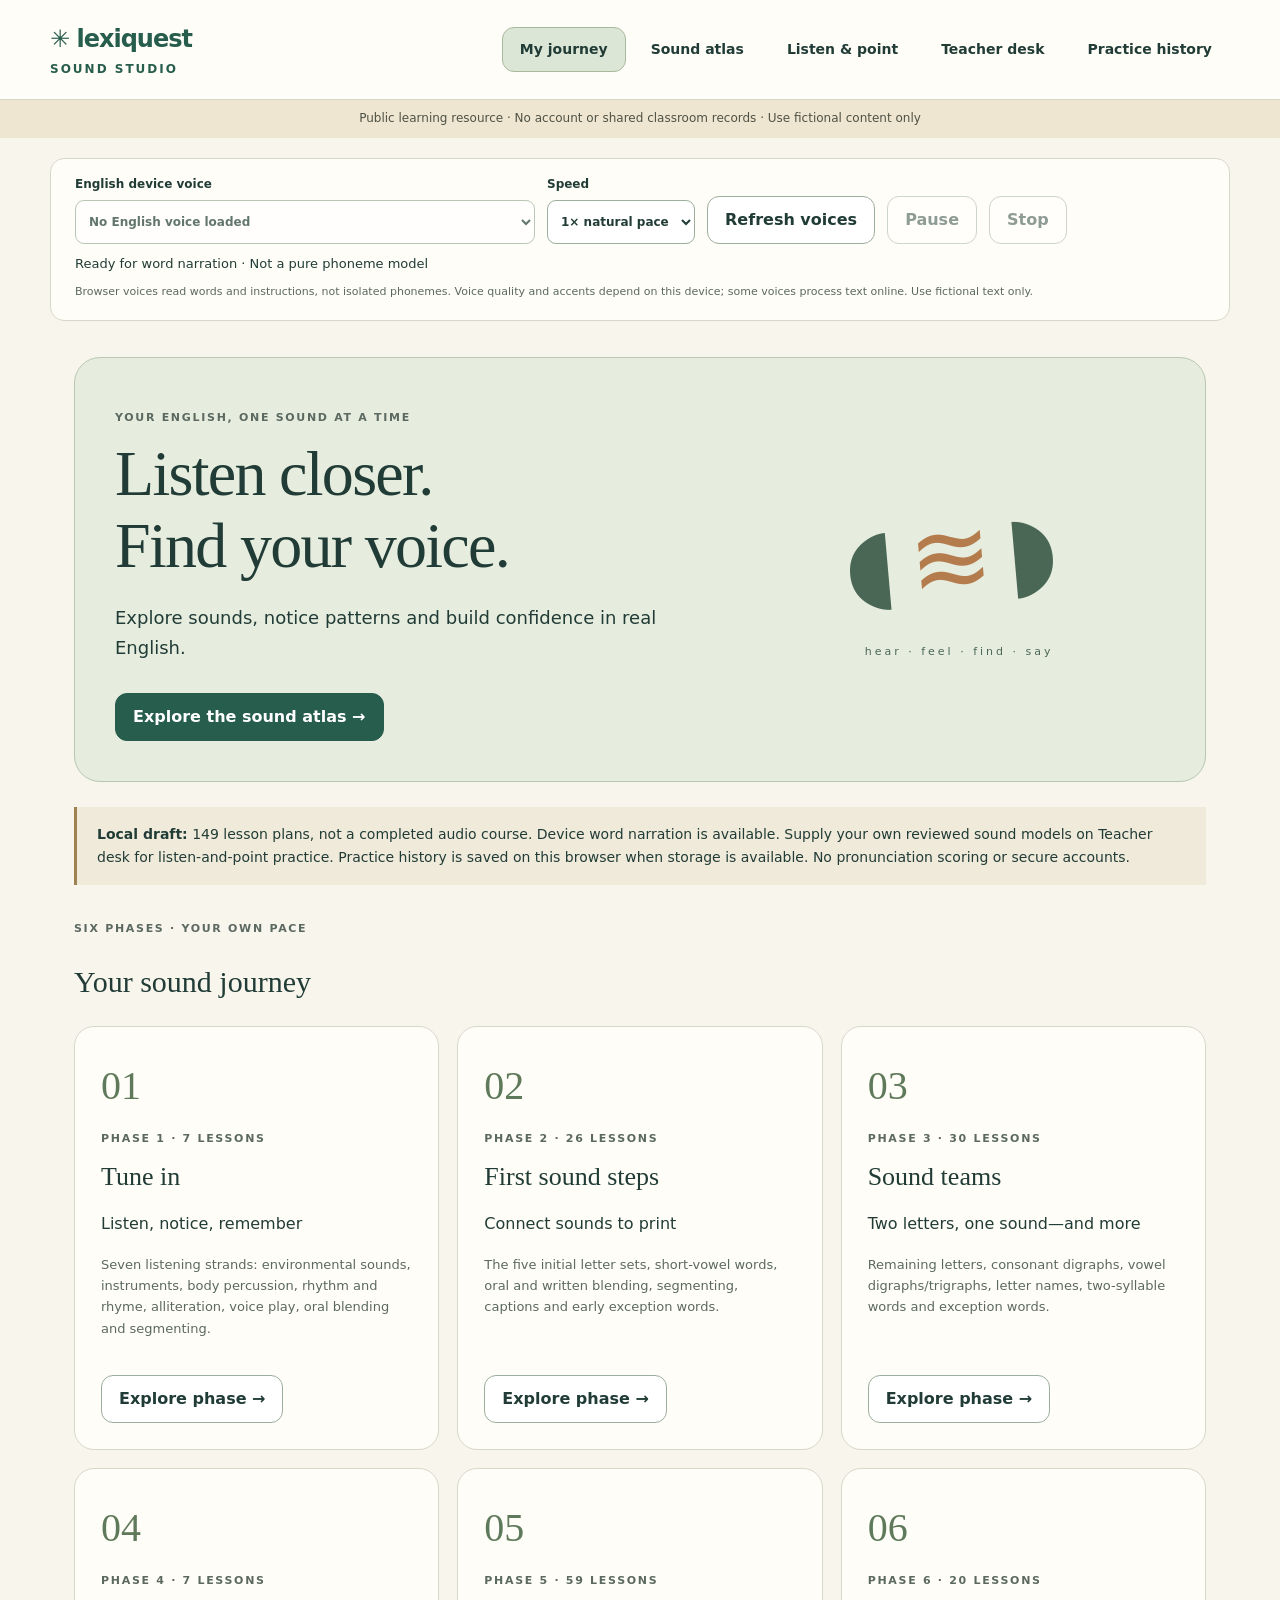
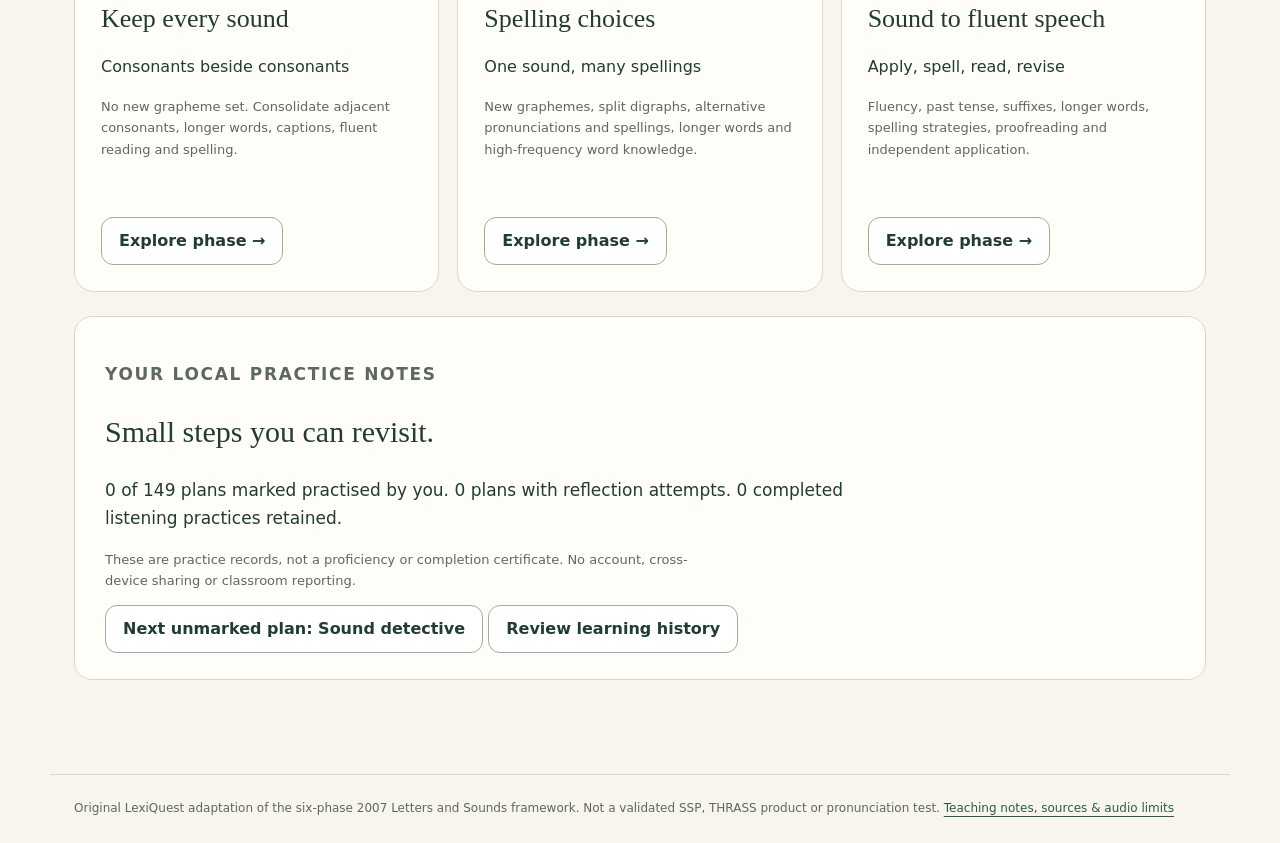
<file: phonics/index.html>
<!doctype html>
<html lang="en-AU"><head><meta charset="utf-8"><meta name="viewport" content="width=device-width,initial-scale=1"><meta name="description" content="LexiQuest Sound Studio: an original, teen-friendly six-phase phonics course with an interactive 44-sound atlas."><meta http-equiv="Content-Security-Policy" content="default-src 'self'; script-src 'self'; style-src 'self'; img-src 'self' data:; media-src 'self' blob:; connect-src 'none'; object-src 'none'; base-uri 'none'; form-action 'none'"><meta name="referrer" content="no-referrer"><title>Sound Studio · LexiQuest</title><link rel="stylesheet" href="studio.css"><link rel="stylesheet" href="narration.css"><link rel="stylesheet" href="clips.css"><link rel="stylesheet" href="listening.css"><link rel="stylesheet" href="history.css"><script type="module" src="studio.js"></script></head>
<body><a class="skip" href="#main">Skip to learning</a><header class="top"><a href="../" class="brand">✳ lexiquest <span>Sound Studio</span></a><nav aria-label="Sound Studio"><button data-view="home">My journey</button><button data-view="atlas">Sound atlas</button><button data-view="practice">Listen & point</button><button data-view="teacher">Teacher desk</button><button data-view="progress">Practice history</button></nav></header><div class="privacy">Public learning resource · No account or shared classroom records · Use fictional content only</div><section class="narration-bar" aria-label="Device word narration"><div class="narration-fields"><label>English device voice<select id="narration-voice"><option value="">Loading available voices…</option></select></label><label>Speed<select id="narration-rate"><option value="0.75">0.75×</option><option value="0.9">0.9×</option><option value="1" selected>1× natural pace</option><option value="1.15">1.15×</option></select></label><button data-narration-refresh>Refresh voices</button><button data-narration-pause disabled>Pause</button><button data-narration-stop disabled>Stop</button></div><p id="narration-status" role="status" aria-live="polite">Ready for word narration · Not a pure phoneme model</p><small>Browser voices read words and instructions, not isolated phonemes. Voice quality and accents depend on this device; some voices process text online. Use fictional text only.</small></section><main id="main" tabindex="-1"></main><div id="status" role="status" aria-live="polite"></div><footer>Original LexiQuest adaptation of the six-phase 2007 Letters and Sounds framework. Not a validated SSP, THRASS product or pronunciation test. <a href="guide.html">Teaching notes, sources & audio limits</a></footer></body></html>
</file>
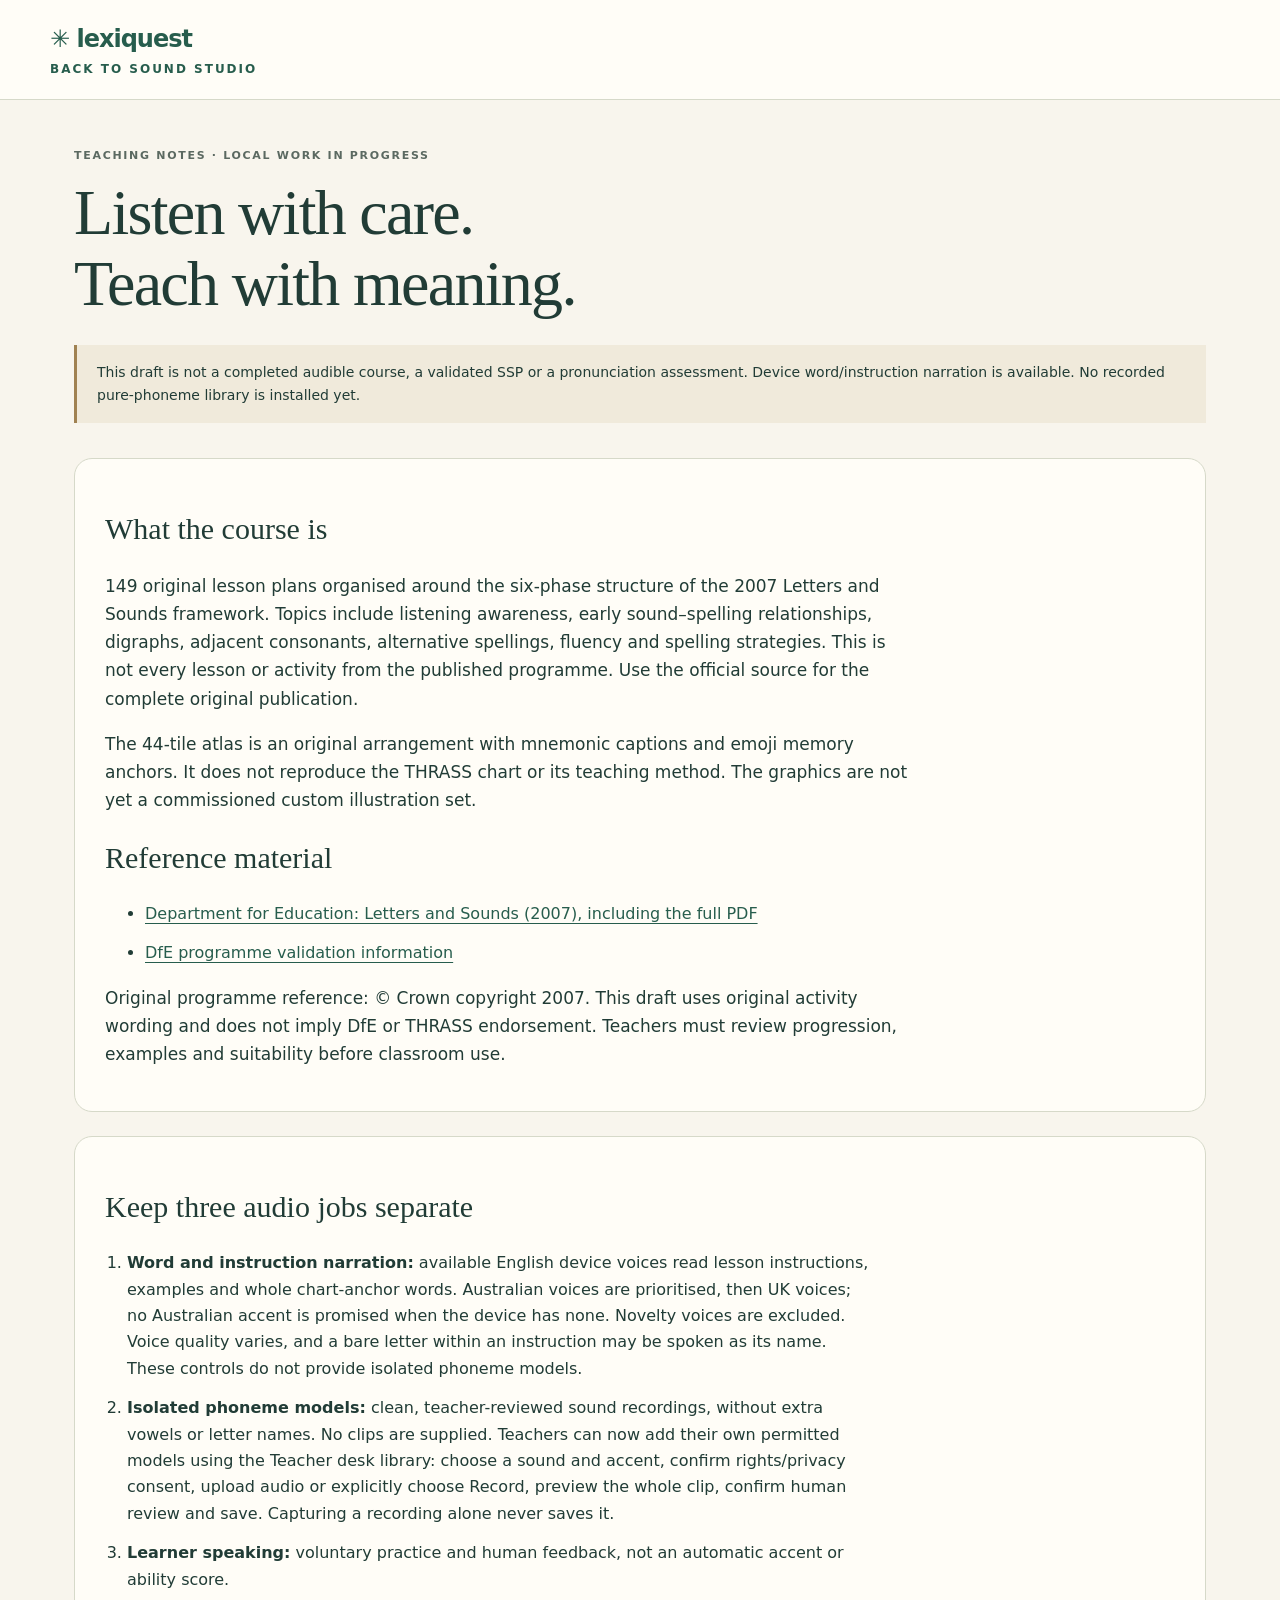
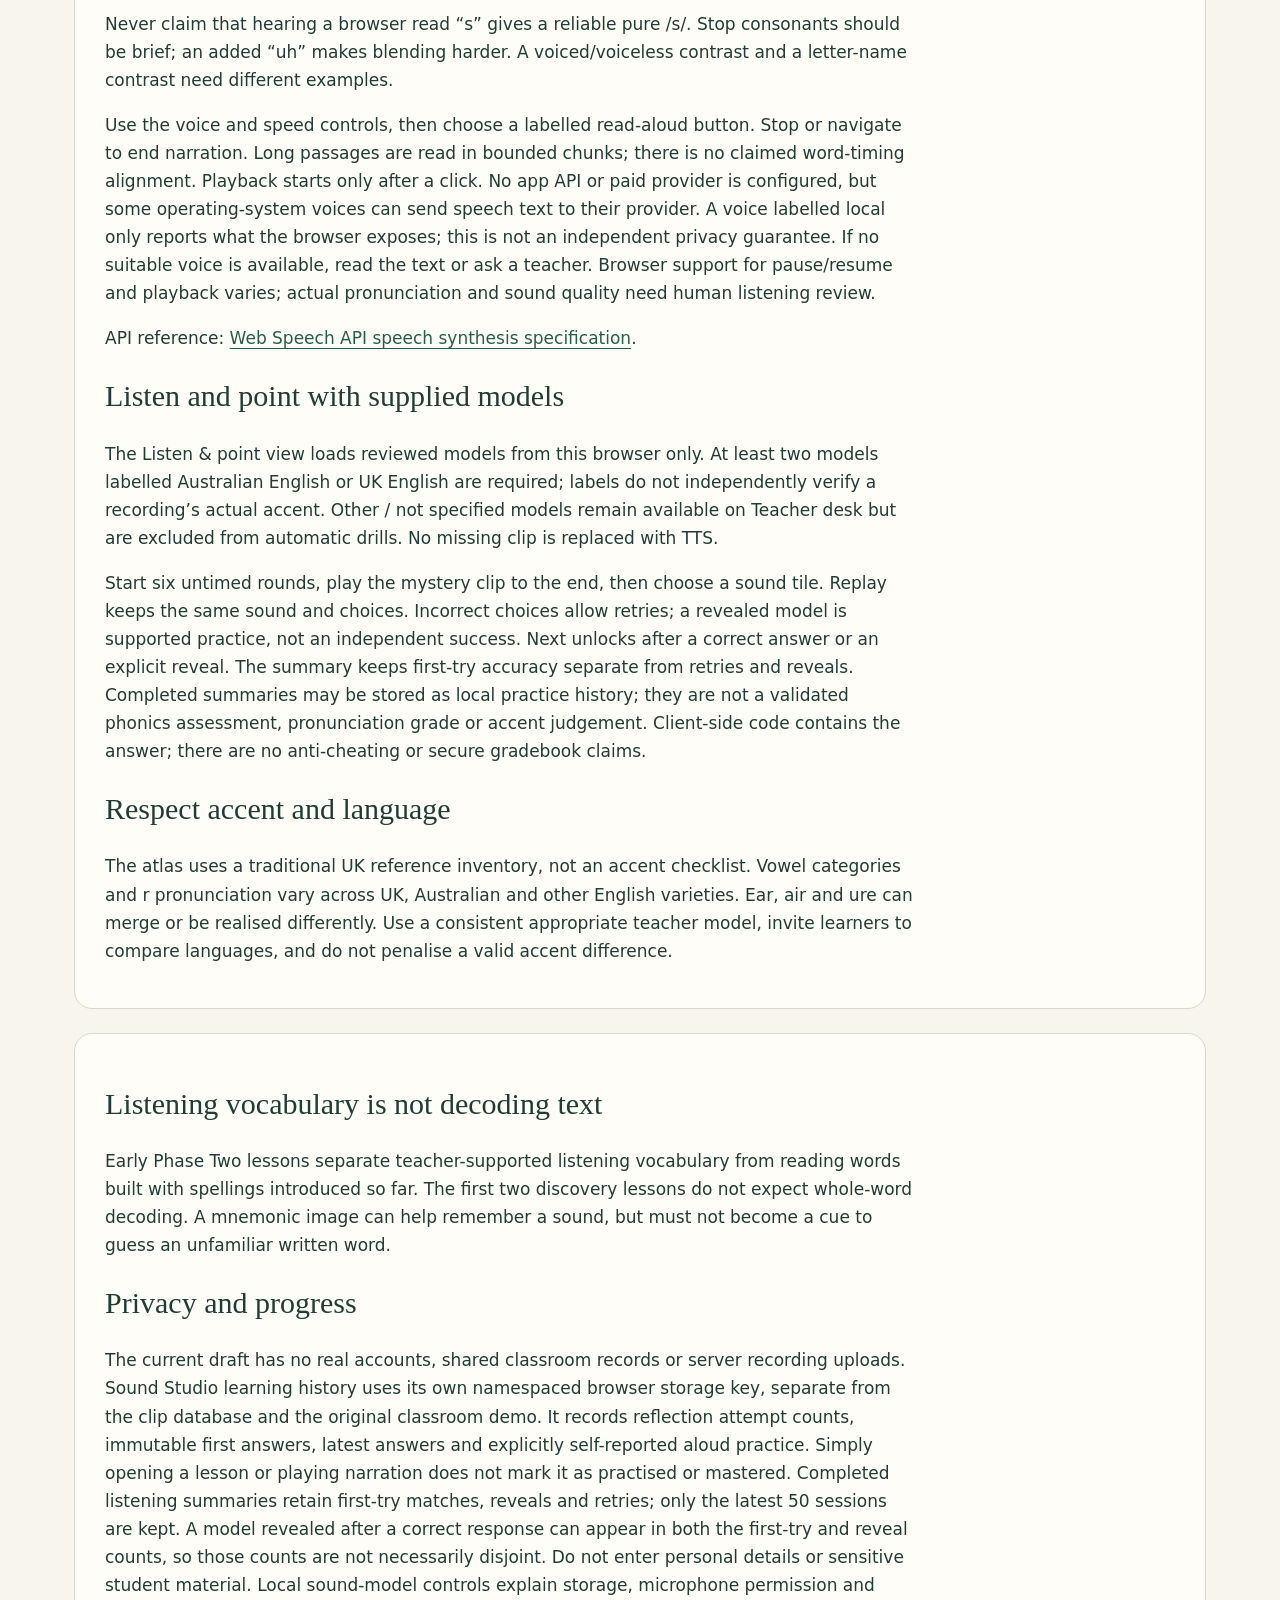
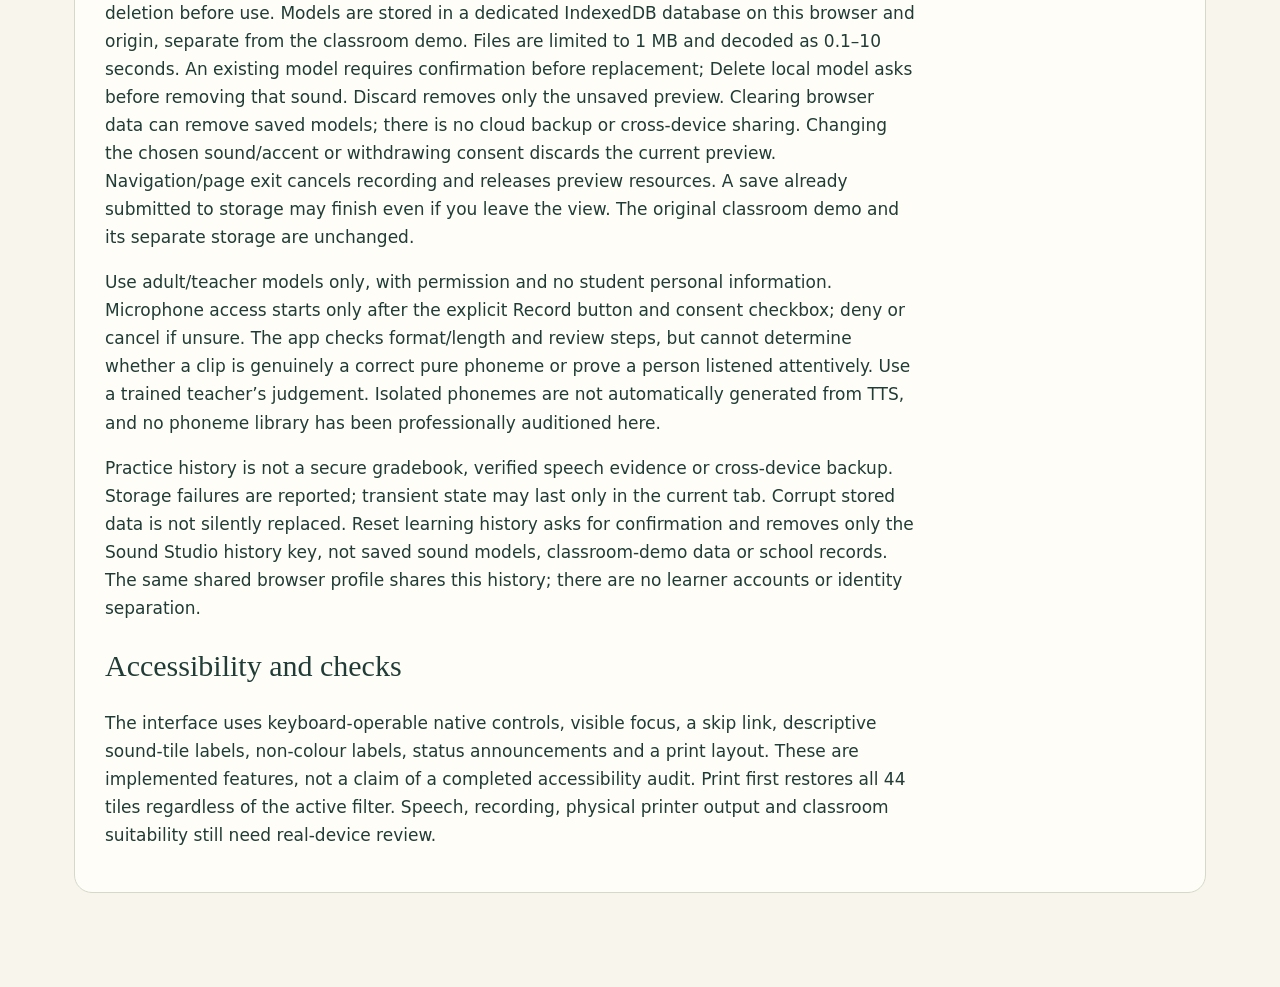
<file: phonics/guide.html>
<!doctype html>
<html lang="en-AU"><head><meta charset="utf-8"><meta name="viewport" content="width=device-width,initial-scale=1"><meta name="referrer" content="no-referrer"><meta http-equiv="Content-Security-Policy" content="default-src 'self'; script-src 'none'; style-src 'self'; img-src 'self' data:; connect-src 'none'; object-src 'none'; base-uri 'none'; form-action 'none'"><title>Sound Studio · Teaching notes</title><link rel="stylesheet" href="studio.css"></head><body><header class="top"><a class="brand" href="index.html">✳ lexiquest <span>Back to Sound Studio</span></a></header><main><p class="eyebrow">TEACHING NOTES · LOCAL WORK IN PROGRESS</p><h1>Listen with care.<br>Teach with meaning.</h1><p class="notice">This draft is not a completed audible course, a validated SSP or a pronunciation assessment. Device word/instruction narration is available. No recorded pure-phoneme library is installed yet.</p><section class="reading-panel"><h2>What the course is</h2><p>149 original lesson plans organised around the six-phase structure of the 2007 Letters and Sounds framework. Topics include listening awareness, early sound–spelling relationships, digraphs, adjacent consonants, alternative spellings, fluency and spelling strategies. This is not every lesson or activity from the published programme. Use the official source for the complete original publication.</p><p>The 44-tile atlas is an original arrangement with mnemonic captions and emoji memory anchors. It does not reproduce the THRASS chart or its teaching method. The graphics are not yet a commissioned custom illustration set.</p><h2>Reference material</h2><ul><li><a href="https://www.gov.uk/government/publications/letters-and-sounds">Department for Education: Letters and Sounds (2007), including the full PDF</a></li><li><a href="https://www.gov.uk/government/publications/phonics-teaching-materials-core-criteria-and-self-assessment">DfE programme validation information</a></li></ul><p>Original programme reference: © Crown copyright 2007. This draft uses original activity wording and does not imply DfE or THRASS endorsement. Teachers must review progression, examples and suitability before classroom use.</p></section><section class="reading-panel"><h2>Keep three audio jobs separate</h2><ol><li><strong>Word and instruction narration:</strong> available English device voices read lesson instructions, examples and whole chart-anchor words. Australian voices are prioritised, then UK voices; no Australian accent is promised when the device has none. Novelty voices are excluded. Voice quality varies, and a bare letter within an instruction may be spoken as its name. These controls do not provide isolated phoneme models.</li><li><strong>Isolated phoneme models:</strong> clean, teacher-reviewed sound recordings, without extra vowels or letter names. No clips are supplied. Teachers can now add their own permitted models using the Teacher desk library: choose a sound and accent, confirm rights/privacy consent, upload audio or explicitly choose Record, preview the whole clip, confirm human review and save. Capturing a recording alone never saves it.</li><li><strong>Learner speaking:</strong> voluntary practice and human feedback, not an automatic accent or ability score.</li></ol><p>Never claim that hearing a browser read “s” gives a reliable pure /s/. Stop consonants should be brief; an added “uh” makes blending harder. A voiced/voiceless contrast and a letter-name contrast need different examples.</p><p>Use the voice and speed controls, then choose a labelled read-aloud button. Stop or navigate to end narration. Long passages are read in bounded chunks; there is no claimed word-timing alignment. Playback starts only after a click. No app API or paid provider is configured, but some operating-system voices can send speech text to their provider. A voice labelled local only reports what the browser exposes; this is not an independent privacy guarantee. If no suitable voice is available, read the text or ask a teacher. Browser support for pause/resume and playback varies; actual pronunciation and sound quality need human listening review.</p><p>API reference: <a href="https://webaudio.github.io/web-speech-api/#tts-section">Web Speech API speech synthesis specification</a>.</p><h2>Listen and point with supplied models</h2><p>The Listen &amp; point view loads reviewed models from this browser only. At least two models labelled Australian English or UK English are required; labels do not independently verify a recording’s actual accent. Other / not specified models remain available on Teacher desk but are excluded from automatic drills. No missing clip is replaced with TTS.</p><p>Start six untimed rounds, play the mystery clip to the end, then choose a sound tile. Replay keeps the same sound and choices. Incorrect choices allow retries; a revealed model is supported practice, not an independent success. Next unlocks after a correct answer or an explicit reveal. The summary keeps first-try accuracy separate from retries and reveals. Completed summaries may be stored as local practice history; they are not a validated phonics assessment, pronunciation grade or accent judgement. Client-side code contains the answer; there are no anti-cheating or secure gradebook claims.</p><h2>Respect accent and language</h2><p>The atlas uses a traditional UK reference inventory, not an accent checklist. Vowel categories and r pronunciation vary across UK, Australian and other English varieties. Ear, air and ure can merge or be realised differently. Use a consistent appropriate teacher model, invite learners to compare languages, and do not penalise a valid accent difference.</p></section><section class="reading-panel"><h2>Listening vocabulary is not decoding text</h2><p>Early Phase Two lessons separate teacher-supported listening vocabulary from reading words built with spellings introduced so far. The first two discovery lessons do not expect whole-word decoding. A mnemonic image can help remember a sound, but must not become a cue to guess an unfamiliar written word.</p><h2>Privacy and progress</h2><p>The current draft has no real accounts, shared classroom records or server recording uploads. Sound Studio learning history uses its own namespaced browser storage key, separate from the clip database and the original classroom demo. It records reflection attempt counts, immutable first answers, latest answers and explicitly self-reported aloud practice. Simply opening a lesson or playing narration does not mark it as practised or mastered. Completed listening summaries retain first-try matches, reveals and retries; only the latest 50 sessions are kept. A model revealed after a correct response can appear in both the first-try and reveal counts, so those counts are not necessarily disjoint. Do not enter personal details or sensitive student material. Local sound-model controls explain storage, microphone permission and deletion before use. Models are stored in a dedicated IndexedDB database on this browser and origin, separate from the classroom demo. Files are limited to 1 MB and decoded as 0.1–10 seconds. An existing model requires confirmation before replacement; Delete local model asks before removing that sound. Discard removes only the unsaved preview. Clearing browser data can remove saved models; there is no cloud backup or cross-device sharing. Changing the chosen sound/accent or withdrawing consent discards the current preview. Navigation/page exit cancels recording and releases preview resources. A save already submitted to storage may finish even if you leave the view. The original classroom demo and its separate storage are unchanged.</p><p>Use adult/teacher models only, with permission and no student personal information. Microphone access starts only after the explicit Record button and consent checkbox; deny or cancel if unsure. The app checks format/length and review steps, but cannot determine whether a clip is genuinely a correct pure phoneme or prove a person listened attentively. Use a trained teacher’s judgement. Isolated phonemes are not automatically generated from TTS, and no phoneme library has been professionally auditioned here.</p><p>Practice history is not a secure gradebook, verified speech evidence or cross-device backup. Storage failures are reported; transient state may last only in the current tab. Corrupt stored data is not silently replaced. Reset learning history asks for confirmation and removes only the Sound Studio history key, not saved sound models, classroom-demo data or school records. The same shared browser profile shares this history; there are no learner accounts or identity separation.</p><h2>Accessibility and checks</h2><p>The interface uses keyboard-operable native controls, visible focus, a skip link, descriptive sound-tile labels, non-colour labels, status announcements and a print layout. These are implemented features, not a claim of a completed accessibility audit. Print first restores all 44 tiles regardless of the active filter. Speech, recording, physical printer output and classroom suitability still need real-device review.</p></section></main></body></html>
</file>
<file: phonics/studio.css>
:root{color-scheme:light;--paper:#f8f5ed;--ink:#213c36;--muted:#5b6961;--line:#d6d9c9;--sage:#dce6d6;--cream:#efe6d1;--accent:#275d4d;font-family:ui-sans-serif,system-ui,-apple-system,BlinkMacSystemFont,"Segoe UI",sans-serif}*{box-sizing:border-box}body{margin:0;background:var(--paper);color:var(--ink);line-height:1.65}button,input,select{font:inherit}button,a,input,select{-webkit-tap-highlight-color:transparent}button{cursor:pointer;background:white;border:1px solid #9cae9d;border-radius:12px;padding:10px 17px;color:var(--ink);font-weight:650}button:hover{background:var(--sage)}button:focus-visible,a:focus-visible,input:focus-visible,select:focus-visible,[tabindex="-1"]:focus-visible{outline:3px solid #34695a;outline-offset:4px}a{color:var(--accent);text-underline-offset:4px}.skip{position:absolute;top:-100px;left:12px;padding:10px;background:white;z-index:10}.skip:focus{top:10px}.top{display:flex;justify-content:space-between;align-items:center;gap:20px;flex-wrap:wrap;padding:20px max(22px,calc((100% - 1180px)/2));border-bottom:1px solid var(--line);background:#fffdf7}.brand{font-size:24px;font-weight:800;letter-spacing:-1px;text-decoration:none}.brand span{display:block;font-size:12px;letter-spacing:2px;text-transform:uppercase}nav{display:flex;gap:7px;flex-wrap:wrap}nav button{font-size:14px;border-color:transparent;background:transparent}nav [aria-current]{background:var(--sage);border-color:#a8b99d}.privacy{padding:9px 22px;text-align:center;font-size:12px;background:var(--cream);color:#4e5145}main{max-width:1180px;margin:auto;padding:36px 24px 70px;min-height:65vh}h1{font-family:Georgia,serif;font-weight:500;font-size:clamp(35px,5.5vw,64px);line-height:1.12;letter-spacing:-1.7px;margin:10px 0 22px}h2{font-family:Georgia,serif;font-size:30px;font-weight:500;line-height:1.25}h3{line-height:1.4;font-size:20px}p{max-width:75ch}.eyebrow{font-size:11px;letter-spacing:1.7px;font-weight:800;color:var(--muted)}.lead{font-size:18px;color:var(--muted);max-width:750px}.hero{display:grid;grid-template-columns:1.4fr 1fr;gap:28px;padding:40px;background:#e6ecde;border:1px solid #b9c8b2;border-radius:26px;position:relative}.hero button{background:var(--accent);color:white;margin-top:12px;border-color:var(--accent)}.hero p:not(.eyebrow){font-size:18px}.sound-art{align-self:center;text-align:center;font-family:Georgia,serif;color:#4a6756;font-size:clamp(50px,8vw,100px);transform:rotate(-5deg)}.sound-art span{display:inline-block}.sound-art span:nth-child(2){padding:0 12px;color:#b47b4c}.sound-art small{display:block;font:11px/2 system-ui,sans-serif;letter-spacing:3px;transform:rotate(5deg)}.notice{font-size:14px;padding:16px 20px;border-left:3px solid #a08252;background:#f0eadb;margin:25px 0 35px;max-width:none}.phase-grid{display:grid;grid-template-columns:repeat(3,minmax(0,1fr));gap:18px}.phase-card{padding:26px;border:1px solid var(--line);border-radius:20px;background:#fffdf7;position:relative}.phase-card h3{font-family:Georgia,serif;font-size:26px;font-weight:500;margin:8px 0}.phase-number{font-family:Georgia,serif;font-size:40px;color:#5f7a5a}.small{font-size:13px;color:var(--muted)}.phase-card .small{min-height:108px}.section-heading{display:flex;justify-content:space-between;align-items:center;gap:20px;flex-wrap:wrap}.lesson-list{display:grid;gap:10px;max-width:850px;margin-top:32px}.lesson-link{display:flex;gap:20px;align-items:center;text-align:left;background:#fffdf7;padding:18px}.lesson-link>span:nth-child(2){flex:1}.lesson-link small{display:block;font-size:12px;font-weight:400;color:var(--muted)}.lesson-count{display:grid;place-items:center;background:var(--sage);border-radius:50%;height:38px;width:38px;flex-shrink:0}.reading-panel{padding:26px 30px;border:1px solid var(--line);border-radius:18px;background:#fffdf7;margin:24px 0}.reading-panel p{font-size:17px}.reading-panel .small{font-size:13px}.reading-panel ol{padding-left:22px;max-width:75ch}.reading-panel li{margin-bottom:13px}.word-bank{display:flex;gap:9px;flex-wrap:wrap}.word-bank>span{background:var(--sage);border-radius:10px;padding:9px 14px;font-size:20px}.word-bank small{display:block;font-size:12px;letter-spacing:1px}.answer-grid{display:flex;gap:12px;flex-wrap:wrap}.answer-grid button{text-align:left;min-height:50px}#answer-feedback:not(:empty){border-left:3px solid var(--accent);padding:10px 16px;background:var(--sage)}.atlas-tools{display:flex;gap:20px;flex-wrap:wrap;align-items:end}.atlas-tools label{display:flex;flex-direction:column;gap:6px;font-size:13px;font-weight:700}.atlas-tools input,.atlas-tools select{padding:10px 14px;background:white;border:1px solid #a4b39f;border-radius:10px;color:var(--ink);min-height:46px;max-width:100%}.atlas-tools input{width:320px}.legend{display:flex;gap:24px;flex-wrap:wrap;font-size:12px;color:var(--muted);margin:18px 0}.atlas-grid{display:grid;grid-template-columns:repeat(6,minmax(0,1fr));gap:12px}.sound-tile{padding:18px 10px;background:#eef2e8;border:1px solid #b5c6ac;display:flex;flex-direction:column;align-items:center;gap:4px;min-height:182px;overflow-wrap:anywhere}.sound-tile.vowel{background:#f5eddf;border-color:#cbb99a}.sound-tile[aria-pressed="true"]{box-shadow:inset 0 0 0 3px var(--accent)}.sound-tile .picture{font-size:32px;line-height:1.4}.sound-tile strong{font-size:25px;font-weight:500}.sound-tile .anchor{font-size:15px}.sound-tile small{font-size:11px;color:#45594d}.sound-tile:hover{background:#dce7d4}.sound-tile.vowel:hover{background:#eadbc2}.mnemonic{font-family:Georgia,serif;font-size:23px!important}.ipa{color:var(--muted)}.empty{grid-column:1/-1;padding:24px;border:1px dashed var(--line)}footer{border-top:1px solid var(--line);padding:24px;max-width:1180px;margin:auto;font-size:12px;color:var(--muted)}#status:not(:empty){background:var(--ink);color:white;padding:12px 20px;max-width:1180px;margin:auto;font-size:14px}@media(max-width:900px){.phase-grid{grid-template-columns:repeat(2,minmax(0,1fr))}.atlas-grid{grid-template-columns:repeat(4,minmax(0,1fr))}.hero{padding:28px}.phase-card .small{min-height:100px}}@media(max-width:560px){main{padding:24px 18px 50px}.top{padding:18px}.top nav{gap:3px}nav button{font-size:12px;padding:8px}.hero{grid-template-columns:1fr;padding:25px}.sound-art{display:none}.phase-grid{grid-template-columns:1fr}.phase-card .small{min-height:0}.atlas-grid{grid-template-columns:repeat(2,minmax(0,1fr));gap:10px}.sound-tile{min-height:170px}.atlas-tools,.atlas-tools label{width:100%}.atlas-tools input{width:100%}.reading-panel{padding:20px}.section-heading .eyebrow{font-size:10px}h1{font-size:39px}.answer-grid{flex-direction:column}.legend{gap:8px}}
@media(prefers-reduced-motion:reduce){*{scroll-behavior:auto!important;animation:none!important;transition:none!important}}
@media print{@page{size:A4 landscape;margin:10mm}.top,.privacy,.skip,footer,.atlas-tools,.legend,.section-heading>button,.notice,#status,#sound-count,#sound-detail{display:none!important}main{max-width:none;padding:0}h1{font-size:24pt;margin:0}.eyebrow{margin:0}.lead{font-size:10pt;margin:5px 0 10px}.atlas-grid{grid-template-columns:repeat(11,minmax(0,1fr));gap:4px}.sound-tile{padding:5px;min-height:105px;border-radius:6px;break-inside:avoid;box-shadow:none!important}.sound-tile .picture{font-size:20px}.sound-tile strong{font-size:17px}.sound-tile .anchor{font-size:10px}.sound-tile small{font-size:7px}.phase-grid{grid-template-columns:repeat(3,1fr)}body{background:white}}
.sr-only{position:absolute;width:1px;height:1px;overflow:hidden;clip:rect(0,0,0,0);white-space:nowrap}
</file>
<file: phonics/narration.css>
.narration-bar{max-width:1180px;margin:20px auto 0;padding:16px 24px;background:#fffdf7;border:1px solid var(--line);border-radius:14px}.narration-fields{display:flex;gap:12px;align-items:end;flex-wrap:wrap}.narration-fields label{display:flex;flex-direction:column;font-size:12px;font-weight:700;gap:5px}.narration-fields select{background:white;color:var(--ink);max-width:100%;padding:9px;border:1px solid #9cae9d;border-radius:9px;min-height:44px}.narration-fields label:first-child{max-width:460px;flex:1;min-width:200px}.narration-bar p{font-size:13px;margin:9px 0 3px}.narration-bar small{font-size:11px;color:var(--muted)}button:disabled{opacity:.5;cursor:not-allowed}.reading-panel [data-read-anchor],.reading-panel [data-read-lesson],.reading-panel [data-read-examples]{background:var(--sage);margin-bottom:8px}@media(max-width:560px){.narration-bar{margin:16px 18px 0;padding:15px}.narration-fields label:first-child{min-width:0;width:100%;flex-basis:100%}.narration-fields select{width:100%;font-size:13px}.narration-fields button{font-size:12px;padding:9px 12px}}@media print{.narration-bar,[data-read-anchor],[data-read-lesson],[data-read-examples]{display:none!important}}
</file>
<file: phonics/clips.css>
#clip-library .clip-fields{display:grid;grid-template-columns:150px minmax(0,450px);align-items:center;gap:12px;margin:20px 0}#clip-library select{font:inherit;padding:10px;color:var(--ink);background:white;border:1px solid #a4b39f;border-radius:10px;max-width:100%}.check-row{display:flex;align-items:flex-start;gap:12px;padding:15px 0;font-size:14px;max-width:800px}.check-row input{width:20px;height:20px;flex-shrink:0;margin-top:3px;accent-color:var(--accent)}.clip-actions{display:flex;gap:12px;flex-wrap:wrap;align-items:center}.file-label{font-size:13px;font-weight:700}.clip-actions input[type=file]{font-size:13px;max-width:100%}#clip-preview{width:min(100%,560px);display:block;margin:20px 0}#clip-message{padding:10px 15px;border-left:3px solid #82966f;background:#edf0e4;font-size:14px}.saved-models{margin-top:20px;display:grid;gap:10px}.saved-model{display:flex;gap:12px;flex-wrap:wrap;align-items:center;padding:16px;border:1px solid var(--line);border-radius:12px}.saved-model>div{flex:1;min-width:200px}.saved-model small{display:block;font-size:12px;color:var(--muted)}.saved-model button{font-size:12px}@media(max-width:560px){#clip-library .clip-fields{grid-template-columns:1fr;gap:6px}.saved-model>div{min-width:0;flex-basis:100%}.clip-actions button{width:100%;font-size:13px}}@media print{#clip-library{display:none}}
#clip-preview[hidden]{display:none}
</file>
<file: phonics/listening.css>
#listening-lab select{font:inherit;color:var(--ink);background:white;border:1px solid #a4b39f;border-radius:10px;padding:10px;margin:0 10px;max-width:100%}.drill-actions{display:flex;gap:10px;flex-wrap:wrap;margin:18px 0}.drill-grid{display:grid;grid-template-columns:repeat(3,minmax(0,1fr));gap:14px;margin-top:24px}.drill-grid .sound-tile{min-height:150px}.drill-grid button:disabled{opacity:.7}#drill-audio{display:block;max-width:100%;width:450px;margin:15px 0}#drill-status:not(:empty){padding:12px 16px;background:var(--sage);border-left:3px solid var(--accent)}#drill-round[hidden],#drill-summary[hidden],#drill-hint[hidden]{display:none}@media(max-width:560px){.drill-grid{grid-template-columns:repeat(2,minmax(0,1fr))}#listening-lab select{margin:8px 0;display:block;width:100%}.drill-actions button{font-size:13px}}@media print{#listening-lab{display:none}}
</file>
<file: phonics/history.css>
.history-table{max-width:100%;overflow-x:auto}.history-table table{width:100%;border-collapse:collapse;text-align:left;font-size:13px}.history-table th,.history-table td{padding:12px;border-bottom:1px solid var(--line);vertical-align:top}.history-table th[scope=row] button{font-size:13px;text-align:left}.history-table th[scope=col]{font-weight:800}#lesson-progress p{font-size:14px}@media(max-width:560px){.history-table table{min-width:600px}}@media print{[data-reset-progress],[data-mark-practised]{display:none}}
</file>
